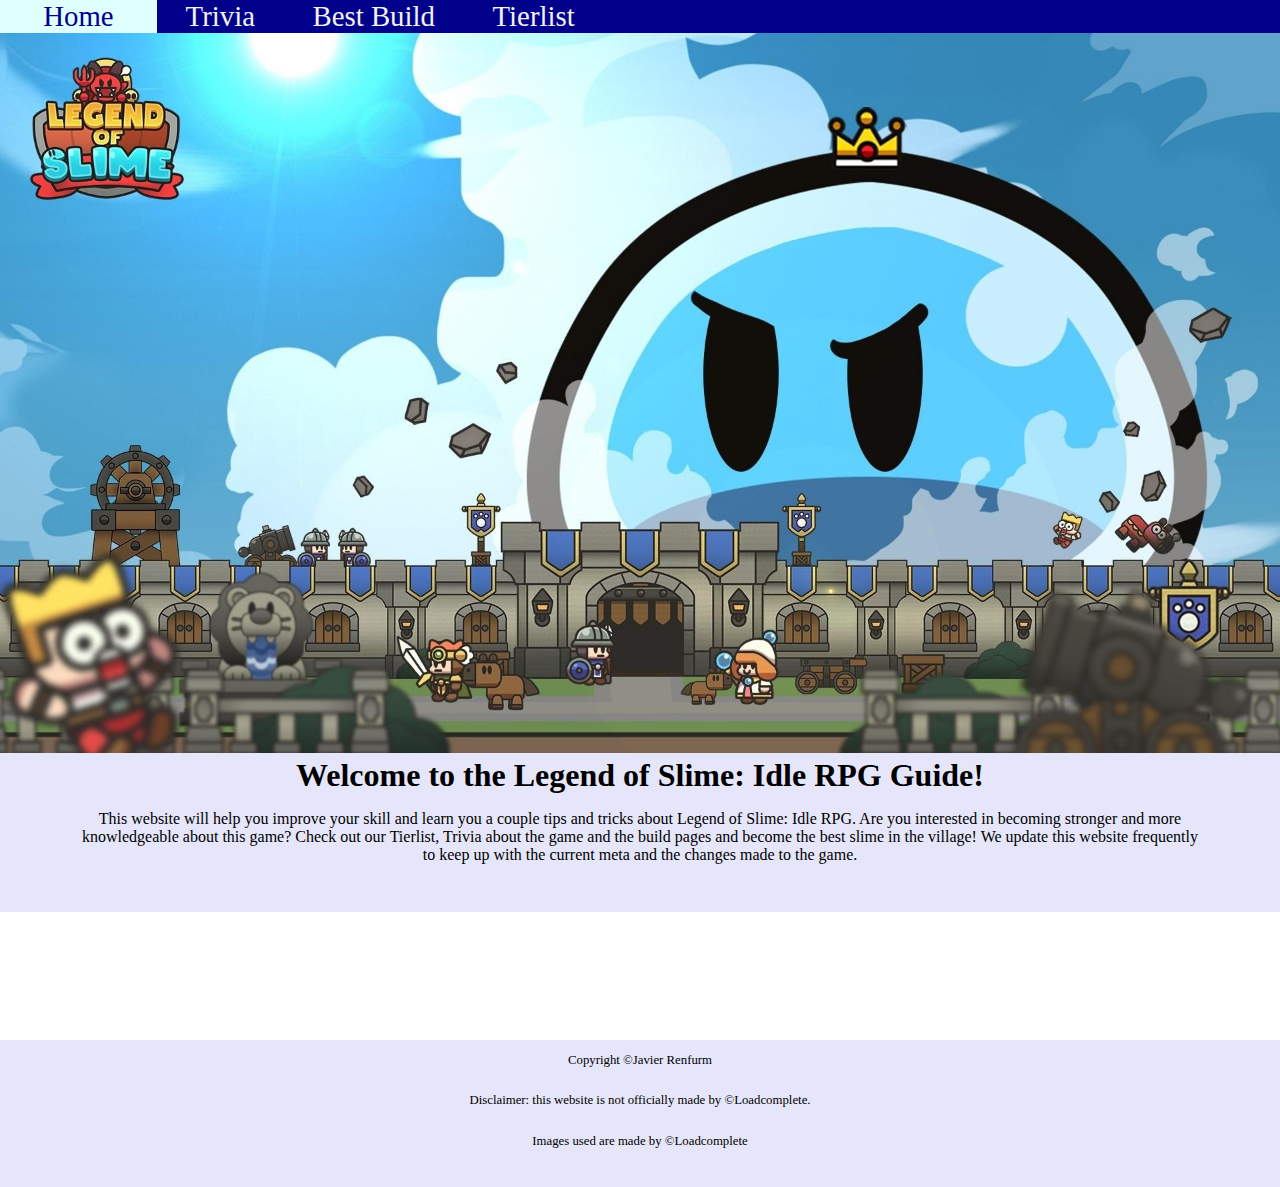
<file: index.html>
<!DOCTYPE html>
<html lang="en">
<head>
    <meta charset="UTF-8">
    <meta name="viewport" content="width=device-width, initial-scale=1.0">
    <link rel="stylesheet" href="style.css">
    <link rel="icon" type="image/png" href="img/icon.png">
    <title>Home - Javier</title>
</head>

<body>

    <!-- header -->
    <header> 
        <!-- navigatie -->
        <nav>
            <ul>
                <li><a href="index.html">Home</a></li>
                <li><a href="trivia.html">Trivia</a></li>
                <li><a href="build.html">Best Build</a></li>
                <li><a href="tierlist.html">Tierlist</a></li>
            </ul>
        </nav>    
        
    </header>
    
    <!-- main -->
    <main>
        <img src="img/bg1.png" alt=""> 
            <h1>Welcome to the Legend of Slime: Idle RPG Guide!</h1>
            <p>This website will help you improve your skill and learn you a couple tips and tricks about Legend of Slime: Idle RPG.
                Are you interested in becoming stronger and more knowledgeable about this game? 
                Check out our Tierlist, Trivia about the game and the build pages and become the best slime in the village!
                We update this website frequently to keep up with the current meta and the changes made to the game. 
            </p>
    </main>

    <!-- footer -->
    <footer>
        <p>Copyright ©Javier Renfurm</p>
        <p>Disclaimer: this website is not officially made by ©Loadcomplete.</p>
        <p>Images used are made by ©Loadcomplete</p>
    </footer>

</body>
</html>
</file>
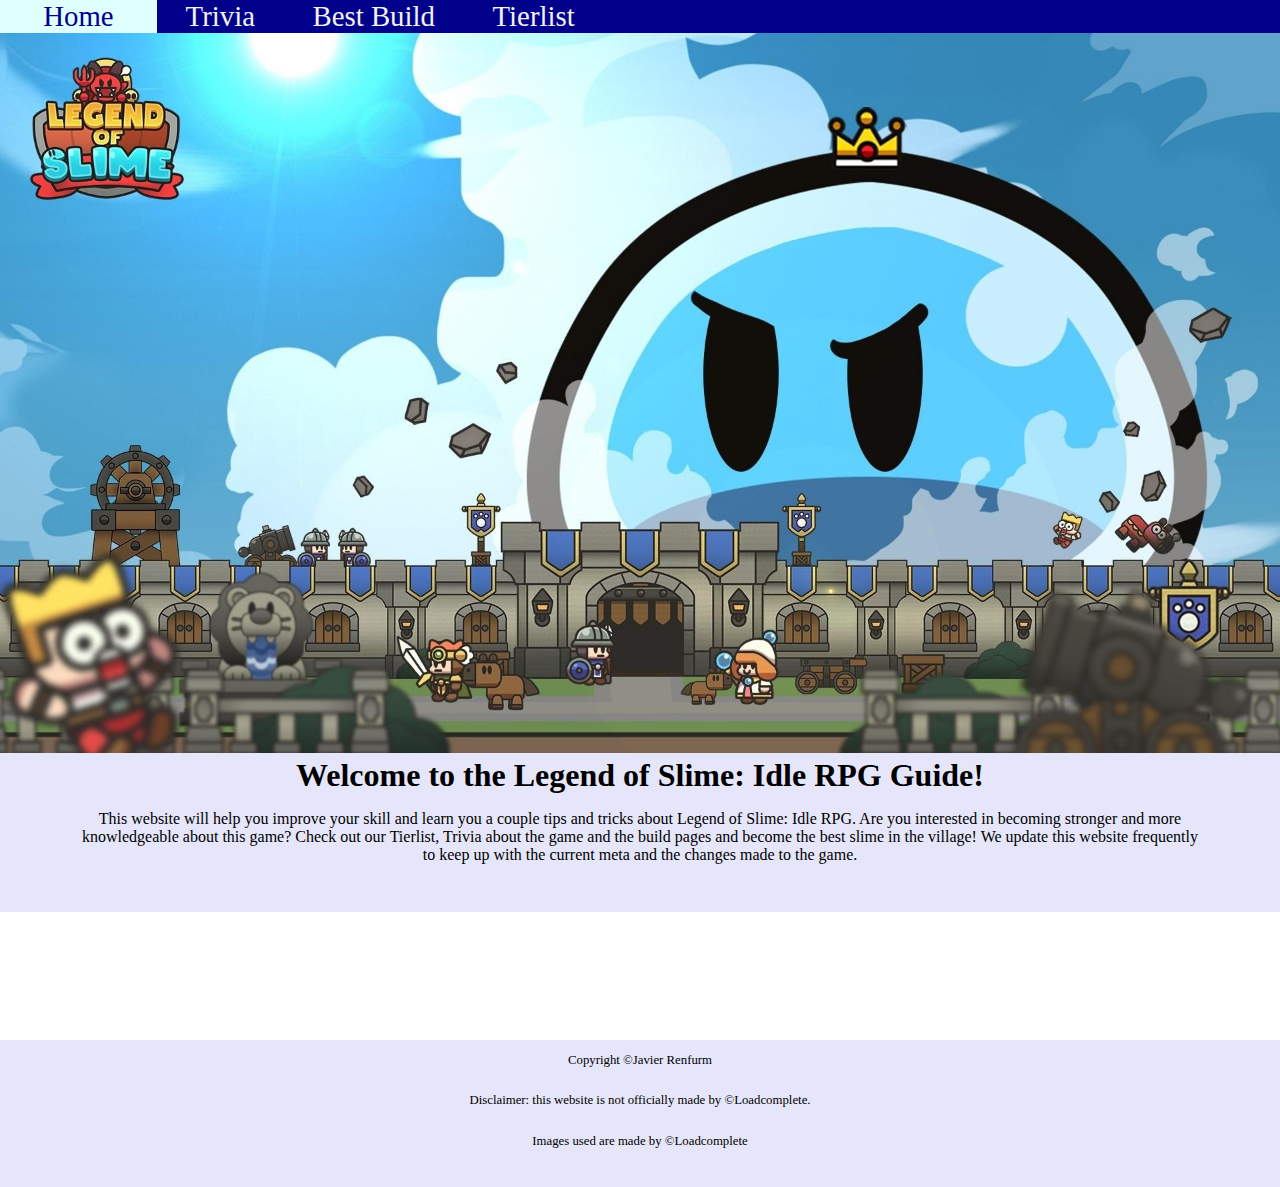
<file: eindopdracht-javier/index.html>
<!DOCTYPE html>
<html lang="en">
<head>
    <meta charset="UTF-8">
    <meta name="viewport" content="width=device-width, initial-scale=1.0">
    <link rel="stylesheet" href="style.css">
    <title>Home - Javier</title>
</head>

<body>

    <!-- header -->
    <header> 
        <!-- navigatie -->
        <nav>
            <ul>
                <li><a href="eindopdracht-javier/index.html">Home</a></li>
                <li><a href="eindopdracht-javier/trivia.html">Trivia</a></li>
                <li><a href="eindopdracht-javier/build.html">Best Build</a></li>
                <li><a href="eindopdracht-javier/tierlist.html">Tierlist</a></li>
            </ul>
        </nav>    
        
    </header>
    
    <!-- main -->
    <main>
        <img src="img/bg1.png" alt=""> 
            <h1>Welcome to the Legend of Slime: Idle RPG Guide!</h1>
            <p>This website will help you improve your skill and learn you a couple tips and tricks about Legend of Slime: Idle RPG.
                Are you interested in becoming stronger and more knowledgeable about this game? 
                Check out our Tierlist, Trivia about the game and the build pages and become the best slime in the village!
                We update this website frequently to keep up with the current meta and the changes made to the game. 
            </p>
    </main>

    <!-- footer -->
    <footer>
        <p>Copyright ©Javier Renfurm</p>
        <p>Disclaimer: this website is not officially made by ©Loadcomplete.</p>
        <p>Images used are made by ©Loadcomplete</p>
    </footer>

</body>
</html>
</file>
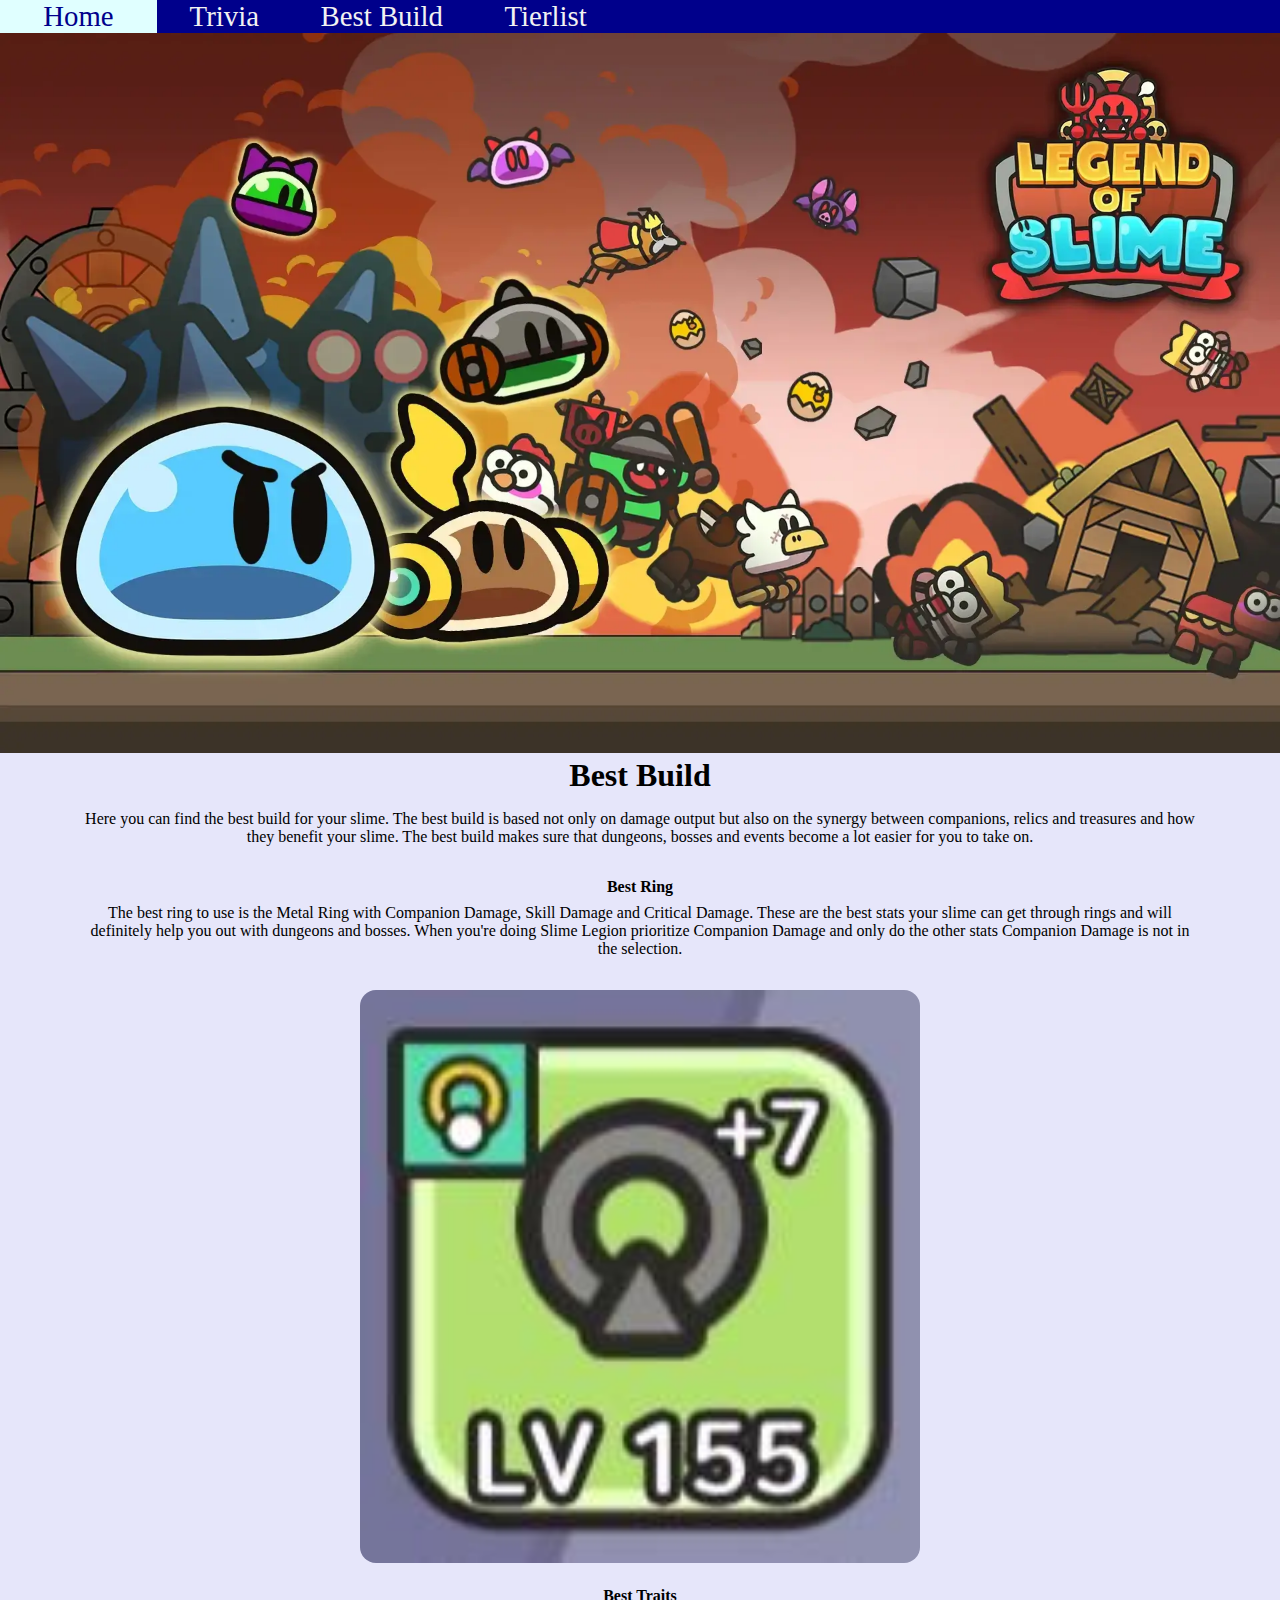
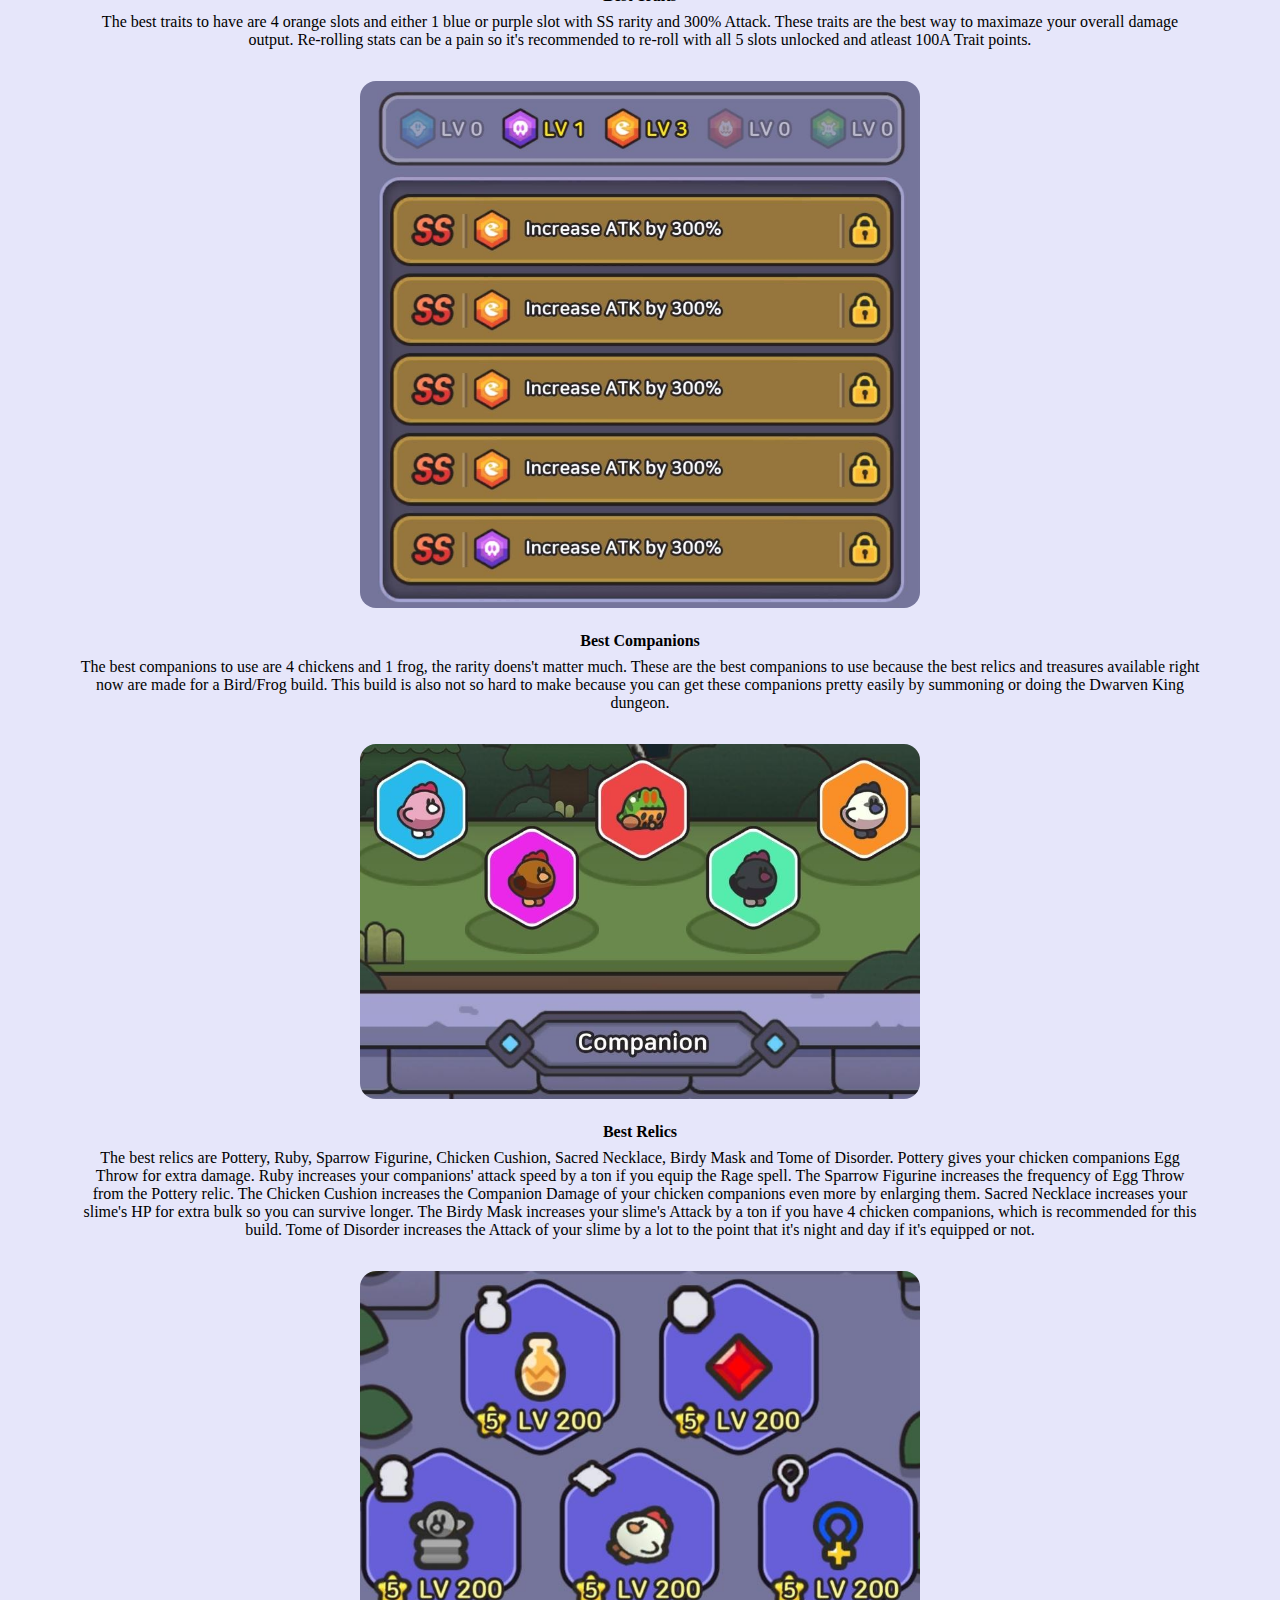
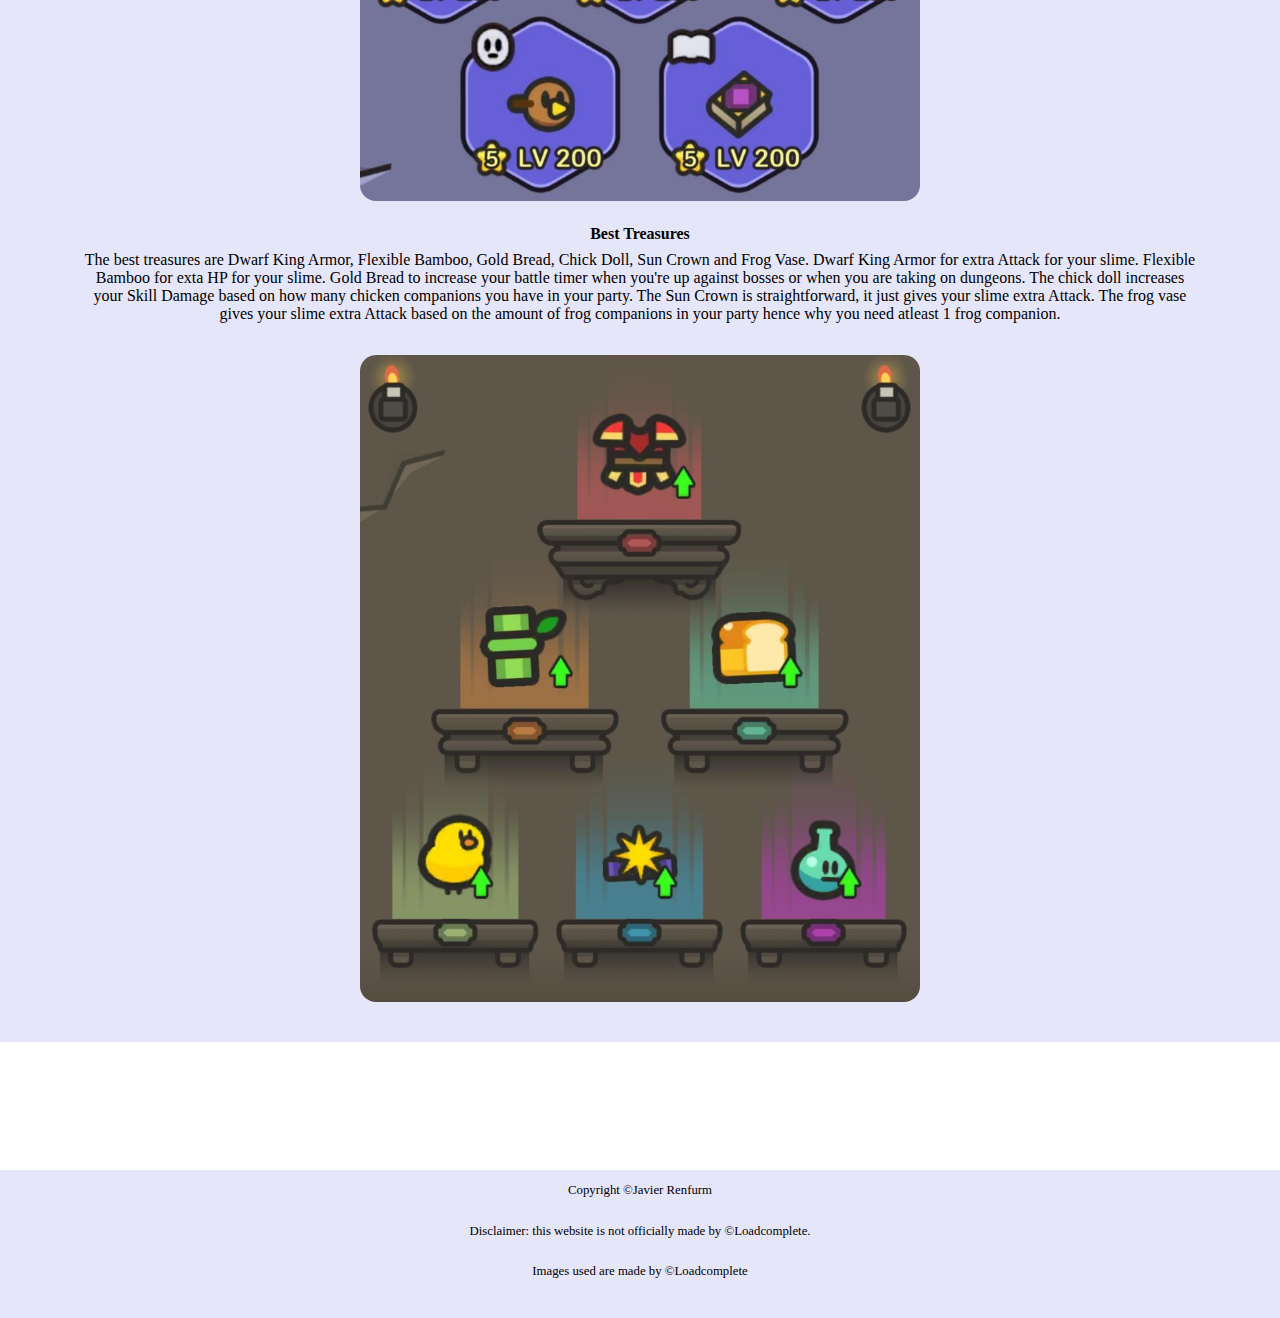
<file: build.html>
<!DOCTYPE html>
<html lang="en">
<head>
    <meta charset="UTF-8">
    <meta name="viewport" content="width=device-width, initial-scale=1.0">
    <link rel="stylesheet" href="style.css">
    <link rel="icon" type="image/png" href="img/icon.png">
    <title>Builds</title>
</head>

<body>

    <!-- header -->
    <header>
        
        <!-- navigatie -->
        <nav>
            <ul>
                <li>
                    <a href="index.html">Home</a>
                    <a href="trivia.html">Trivia</a>
                    <a href="build.html">Best Build</a>
                    <a href="tierlist.html">Tierlist</a>
                </li>
            </ul>
        </nav>
    </header>
    
    <!-- main -->
    <main>
        <img src="img/bg2.png" alt="">
            <h1>Best Build</h1>
            <p>Here you can find the best build for your slime.
                The best build is based not only on damage output but also on the synergy between companions, relics and treasures and how they benefit your slime.
                The best build makes sure that dungeons, bosses and events become a lot easier for you to take on.
            </p>

        <section>
            <h2>Best Ring</h2>
            <p>The best ring to use is the Metal Ring with Companion Damage, Skill Damage and Critical Damage.
                These are the best stats your slime can get through rings and will definitely help you out with dungeons and bosses.
                When you're doing Slime Legion prioritize Companion Damage and only do the other stats Companion Damage is not in the selection.
            </p>
            <img src="img/ring.png" alt="">
        </section>

        <section>
            <h2>Best Traits</h2>
            <p>The best traits to have are 4 orange slots and either 1 blue or purple slot with SS rarity and 300% Attack.
                These traits are the best way to maximaze your overall damage output.
                Re-rolling stats can be a pain so it's recommended to re-roll with all 5 slots unlocked and atleast 100A Trait points.
            </p>
            <img src="img/trait.png" alt="">
        </section>

        <section>
            <h2>Best Companions</h2>
            <p>The best companions to use are 4 chickens and 1 frog, the rarity doens't matter much.
                These are the best companions to use because the best relics and treasures available right now are made for a Bird/Frog build.
                This build is also not so hard to make because you can get these companions pretty easily by summoning or doing the Dwarven King dungeon.
            </p>
            <img src="img/companion.png" alt="">
        </section>
        
        <section>
            <h2>Best Relics</h2>
            <p>The best relics are Pottery, Ruby, Sparrow Figurine, Chicken Cushion, Sacred Necklace, Birdy Mask and Tome of Disorder.
                Pottery gives your chicken companions Egg Throw for extra damage.
                Ruby increases your companions' attack speed by a ton if you equip the Rage spell.
                The Sparrow Figurine increases the frequency of Egg Throw from the Pottery relic.
                The Chicken Cushion increases the Companion Damage of your chicken companions even more by enlarging them.
                Sacred Necklace increases your slime's HP for extra bulk so you can survive longer.
                The Birdy Mask increases your slime's Attack by a ton if you have 4 chicken companions, which is recommended for this build.
                Tome of Disorder increases the Attack of your slime by a lot to the point that it's night and day if it's equipped or not.
            </p>
            <img src="img/relic.png" alt="">
        </section>

        <section>
            <h2>Best Treasures</h2>
            <p>The best treasures are Dwarf King Armor, Flexible Bamboo, Gold Bread, Chick Doll, Sun Crown and Frog Vase.
                    Dwarf King Armor for extra Attack for your slime. Flexible Bamboo for exta HP for your slime.
                    Gold Bread to increase your battle timer when you're up against bosses or when you are taking on dungeons.
                    The chick doll increases your Skill Damage based on how many chicken companions you have in your party.
                    The Sun Crown is straightforward, it just gives your slime extra Attack.
                    The frog vase gives your slime extra Attack based on the amount of frog companions in your party hence why you need atleast 1 frog companion.
            </p>
            <img src="img/treasure.png" alt="">
        </section>
    </main>

    <!-- footer -->
    <footer>
        <p>Copyright ©Javier Renfurm</p>
        <p>Disclaimer: this website is not officially made by ©Loadcomplete.</p>
        <p>Images used are made by ©Loadcomplete</p>
    </footer>

</body>
</html>
</file>
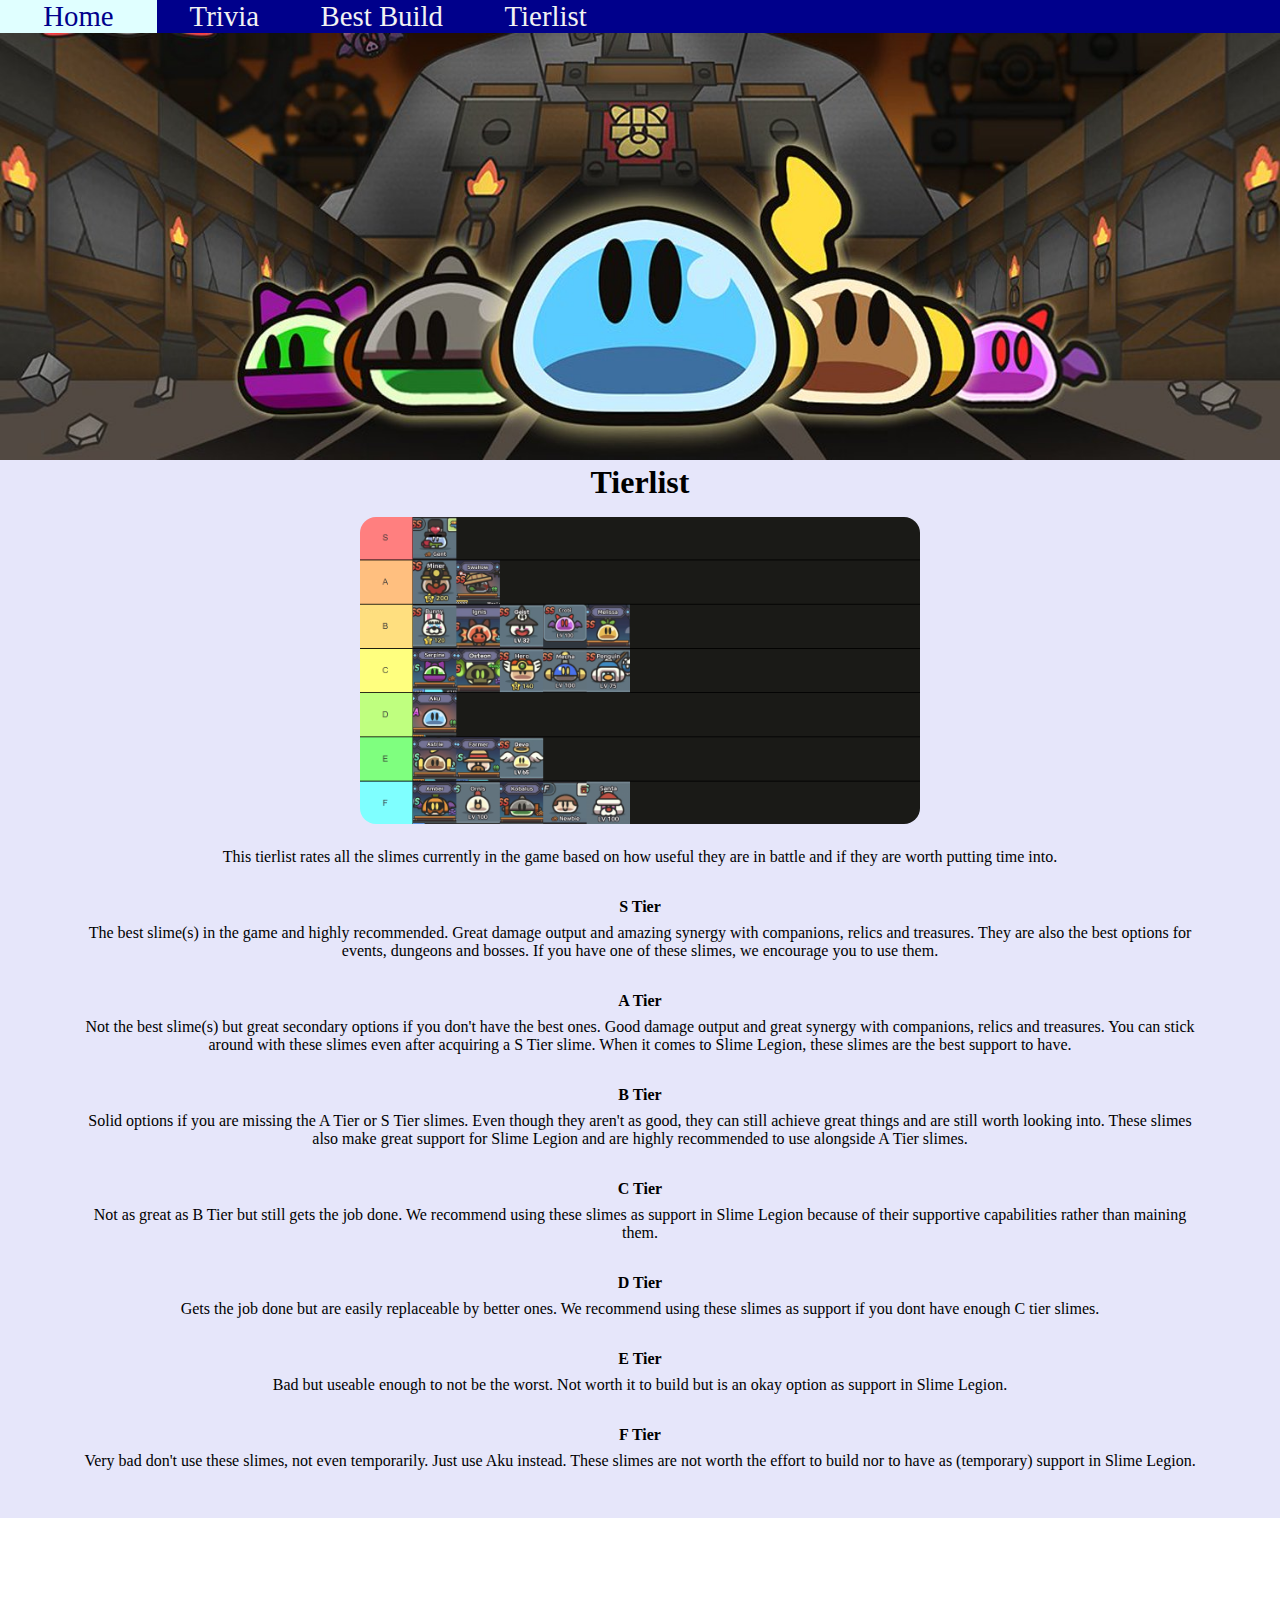
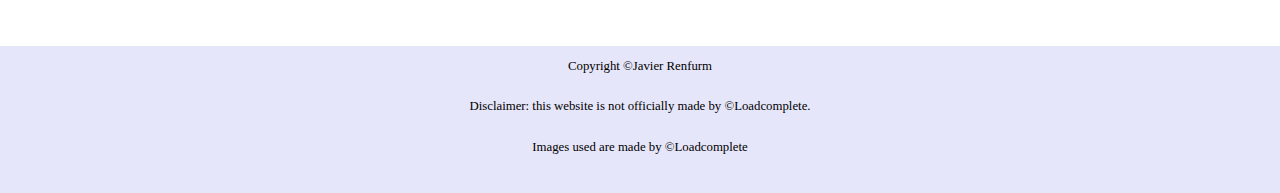
<file: tierlist.html>
<!DOCTYPE html>
<html lang="en">
<head>
    <meta charset="UTF-8">
    <meta name="viewport" content="width=device-width, initial-scale=1.0">
    <link rel="stylesheet" href="style.css">
    <link rel="icon" type="image/png" href="img/icon.png">
    <title>Tierlist</title>
</head>

<body>

    <!-- header -->
    <header>

        <!-- navigatie -->
        <nav>
            <ul>
                <li>
                    <a href="index.html">Home</a>
                    <a href="trivia.html">Trivia</a>
                    <a href="build.html">Best Build</a>
                    <a href="tierlist.html">Tierlist</a>
                </li>
            </ul>
        </nav>
    </header>
    
    <!-- main -->
    <main>
        <img src="img/bg4.jpeg" alt="">
            <h1>Tierlist</h1>
                <section>
                    <img src="img/tierlist.png" alt="">
                    <p>This tierlist rates all the slimes currently in the game based on how useful they are in battle and if they are worth putting time into.</p>

                    <h2>S Tier</h2>
                    <p>The best slime(s) in the game and highly recommended. Great damage output and amazing synergy with companions, relics and treasures. They are also the best options for events, dungeons and bosses. If you have one of these slimes, we encourage you to use them.</p>

                    <h2>A Tier</h2>
                    <p>Not the best slime(s) but great secondary options if you don't have the best ones. Good damage output and great synergy with companions, relics and treasures. You can stick around with these slimes even after acquiring a S Tier slime. When it comes to Slime Legion, these slimes are the best support to have.</p>

                    <h2>B Tier</h2>
                    <p>Solid options if you are missing the A Tier or S Tier slimes. Even though they aren't as good, they can still achieve great things and are still worth looking into. These slimes also make great support for Slime Legion and are highly recommended to use alongside A Tier slimes.</p>

                    <h2>C Tier</h2>
                    <p>Not as great as B Tier but still gets the job done. We recommend using these slimes as support in Slime Legion because of their supportive capabilities rather than maining them.</p>

                    <h2>D Tier</h2>
                    <p>Gets the job done but are easily replaceable by better ones. We recommend using these slimes as support if you dont have enough C tier slimes.</p>

                    <h2>E Tier</h2>
                    <p>Bad but useable enough to not be the worst. Not worth it to build but is an okay option as support in Slime Legion.</p>

                    <h2>F Tier</h2>
                    <p>Very bad don't use these slimes, not even temporarily. Just use Aku instead. These slimes are not worth the effort to build nor to have as (temporary) support in Slime Legion.</p>
                </section>
    </main>

    <!-- footer -->
    <footer>
        <p>Copyright ©Javier Renfurm</p>
        <p>Disclaimer: this website is not officially made by ©Loadcomplete.</p>
        <p>Images used are made by ©Loadcomplete</p>
    </footer>

</body>
</html>
</file>
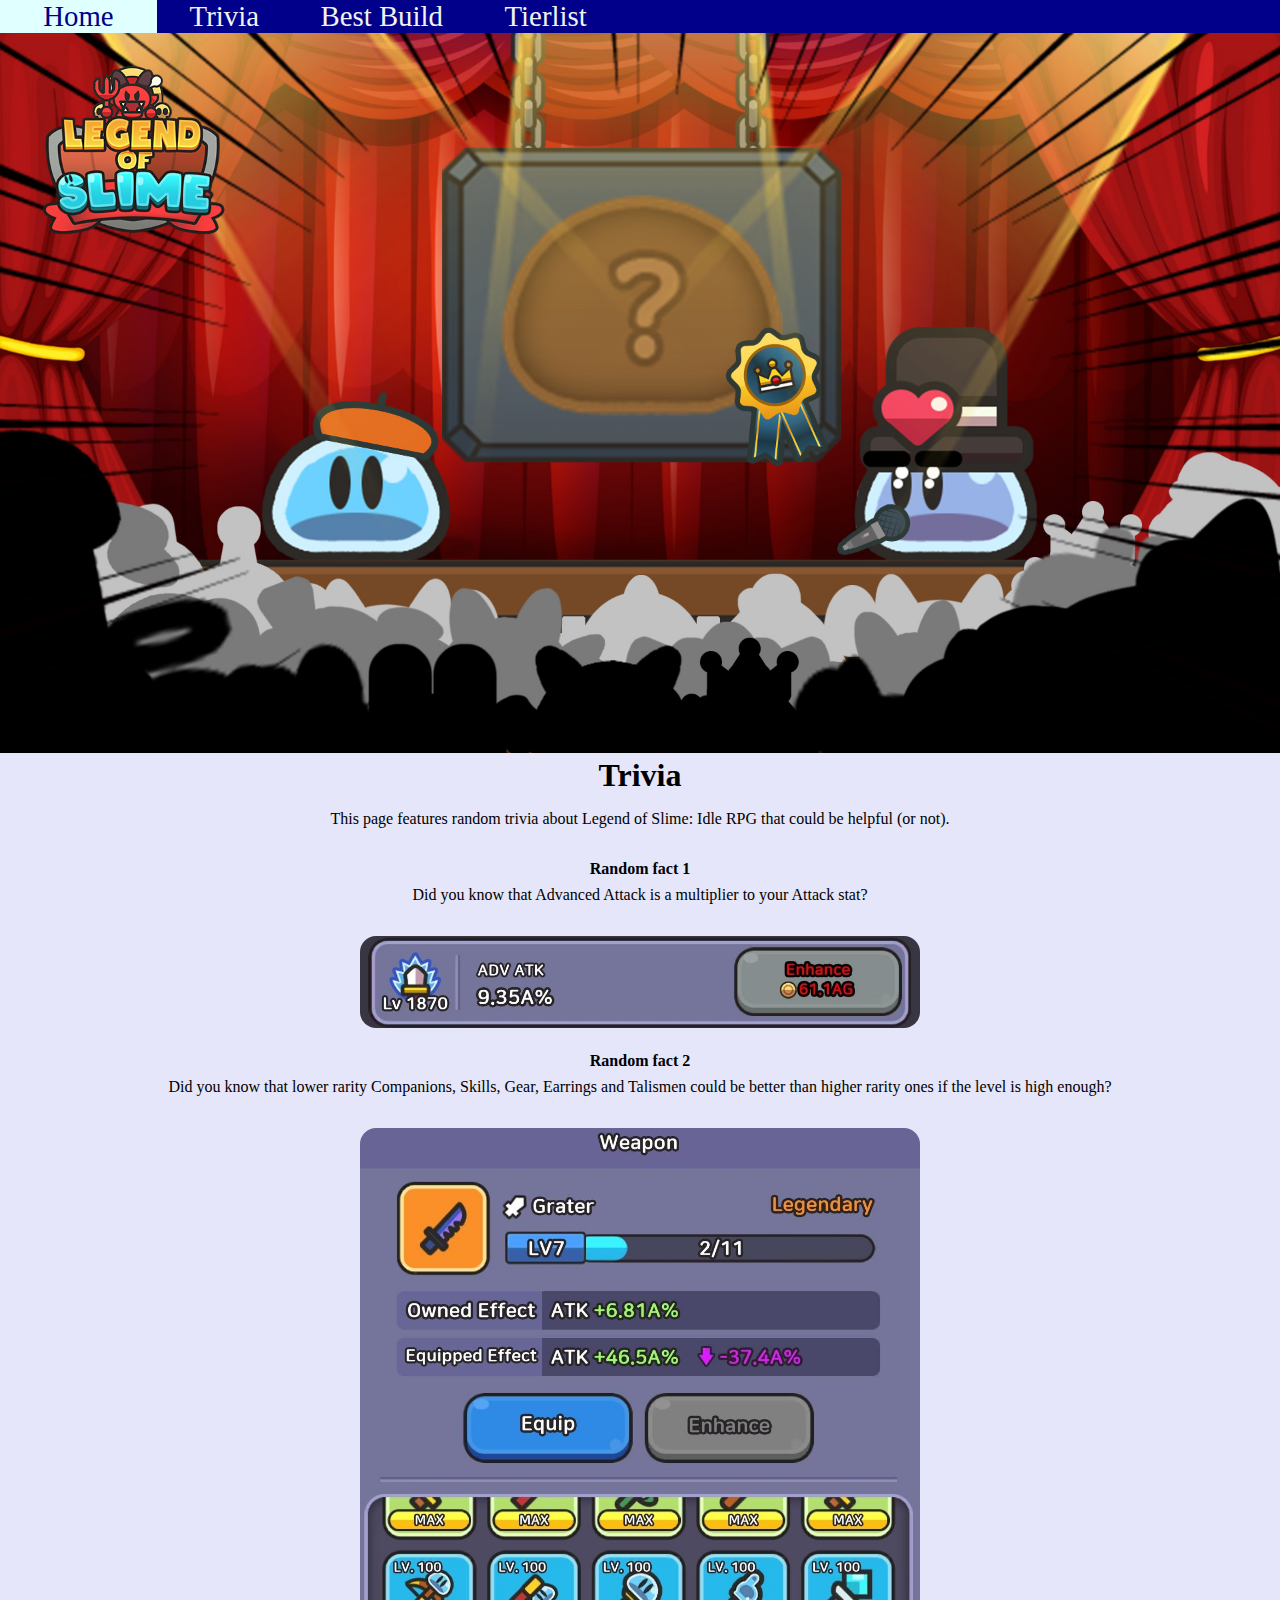
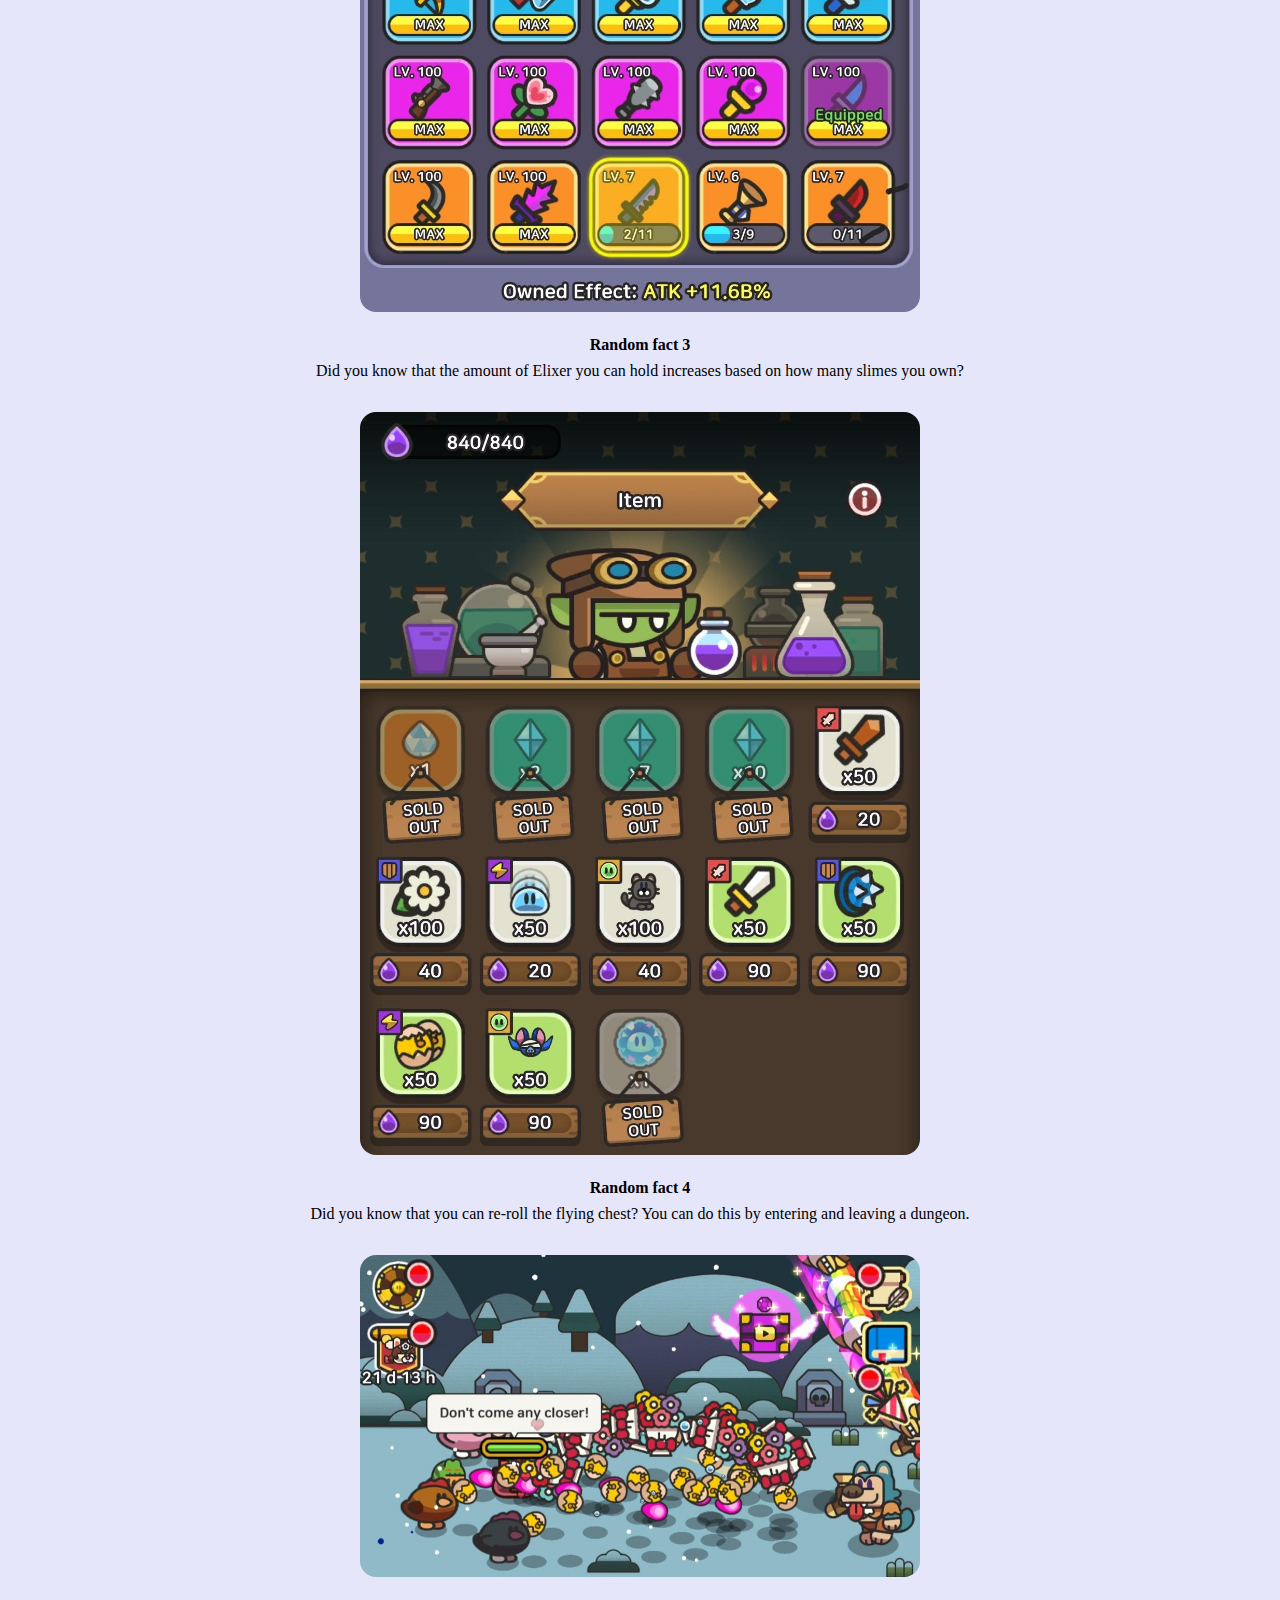
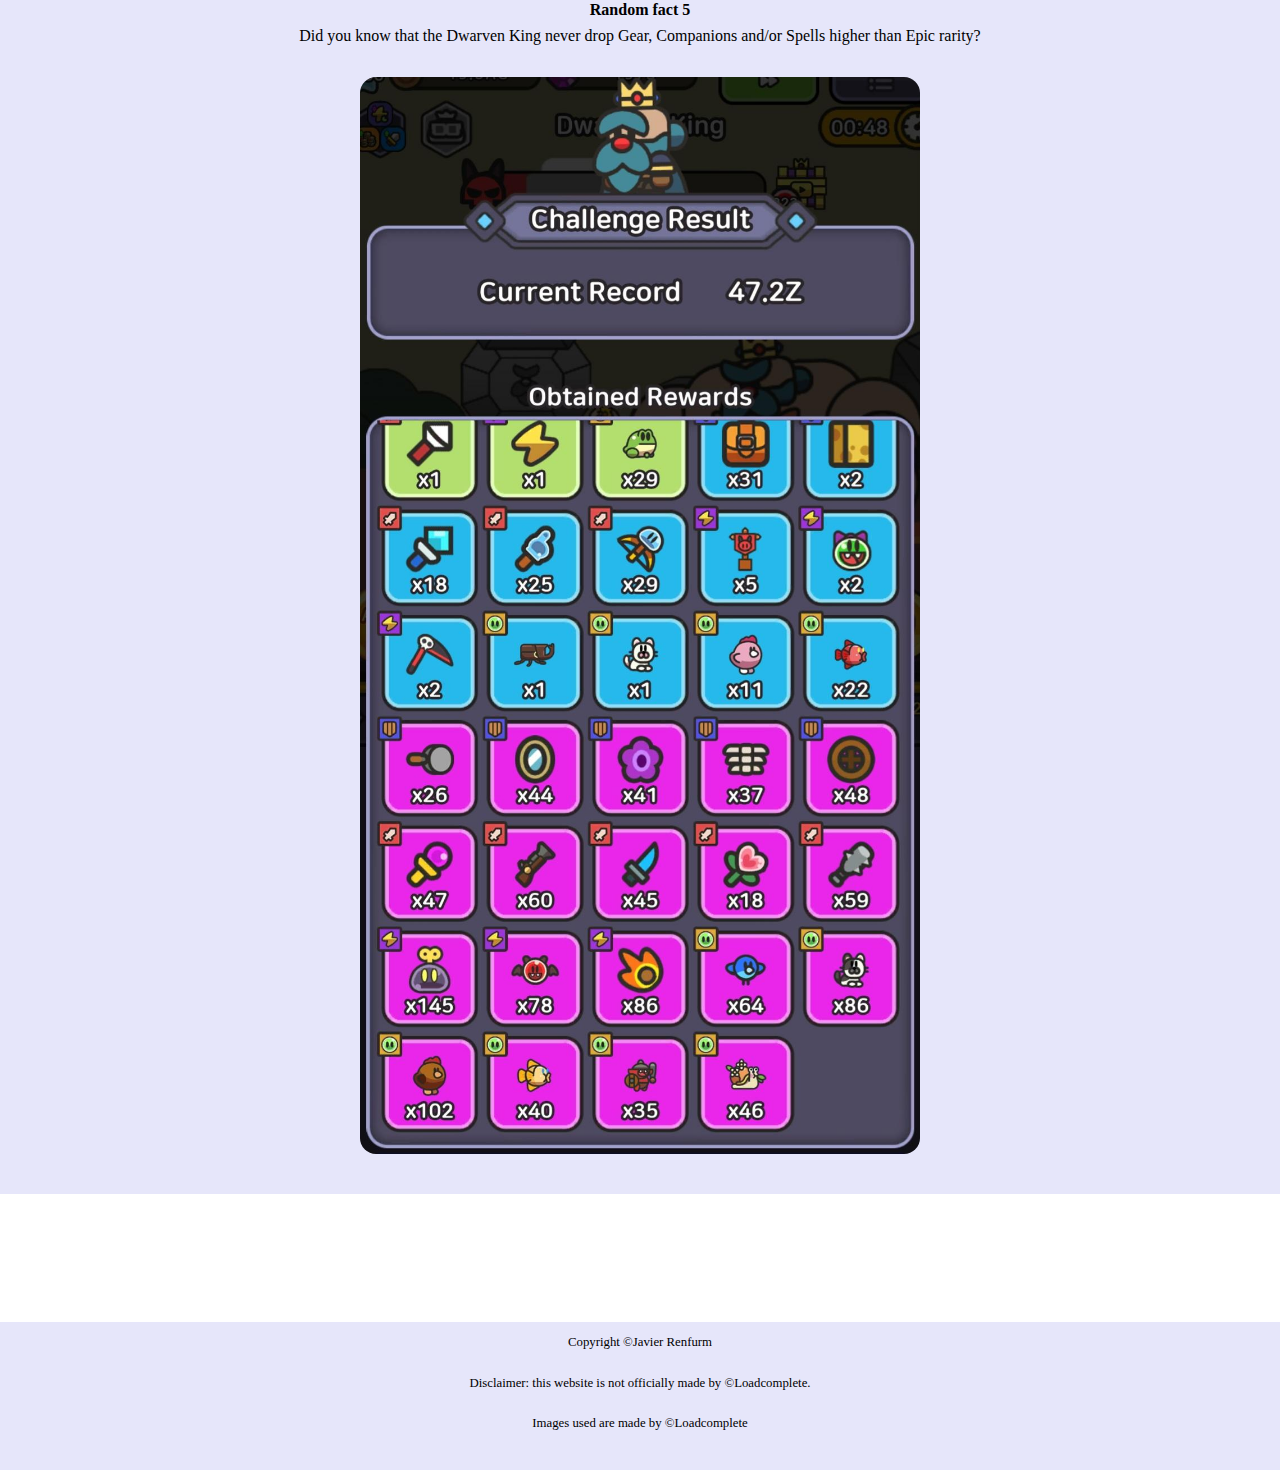
<file: trivia.html>
<!DOCTYPE html>
<html lang="en">
<head>
    <meta charset="UTF-8">
    <meta name="viewport" content="width=device-width, initial-scale=1.0">
    <link rel="stylesheet" href="style.css">
    <link rel="icon" type="image/png" href="img/icon.png">
    <title>Trivia</title>
</head>

<body>

    <!-- header -->
    <header>

        <!-- navigatie -->
        <nav>
            <ul>
                <li>
                    <a href="index.html">Home</a>
                    <a href="trivia.html">Trivia</a>
                    <a href="build.html">Best Build</a>
                    <a href="tierlist.html">Tierlist</a>
                </li>
            </ul>
        </nav>
    </header>
    
    <!-- main -->
    <main>
        <img src="img/bg3.jpg" alt="">
        <h1>Trivia</h1>
        <p>This page features random trivia about Legend of Slime: Idle RPG that could be helpful (or not).</p>

        <section>
            <h2>Random fact 1</h2>
            <p>Did you know that Advanced Attack is a multiplier to your Attack stat?</p>
            <img src="img/adv.atk.png" alt="">
        </section>

        <section>
            <h2>Random fact 2</h2>
            <p>Did you know that lower rarity Companions, Skills, Gear, Earrings and Talismen could be better than higher rarity ones if the level is high enough?</p>
            <img src="img/gear.png" alt="">
        </section>

        <section>
            <h2>Random fact 3</h2>
            <p>Did you know that the amount of Elixer you can hold increases based on how many slimes you own?</p>
            <img src="img/elixer.png" alt="">
         </section>

        <section>
            <h2>Random fact 4</h2>
            <p>Did you know that you can re-roll the flying chest? You can do this by entering and leaving a dungeon.</p>
            <img src="img/floating.chest.png" alt="">
        </section>

        <section>
            <h2>Random fact 5</h2>
            <p>Did you know that the Dwarven King never drop Gear, Companions and/or Spells higher than Epic rarity?</p>
            <img src="img/dwarven.king.png" alt="">
        </section>
    </main>

    <!-- footer -->
    <footer>
        <p>Copyright ©Javier Renfurm</p>
        <p>Disclaimer: this website is not officially made by ©Loadcomplete.</p>
        <p>Images used are made by ©Loadcomplete</p>
    </footer>

</body>
</html>
</file>
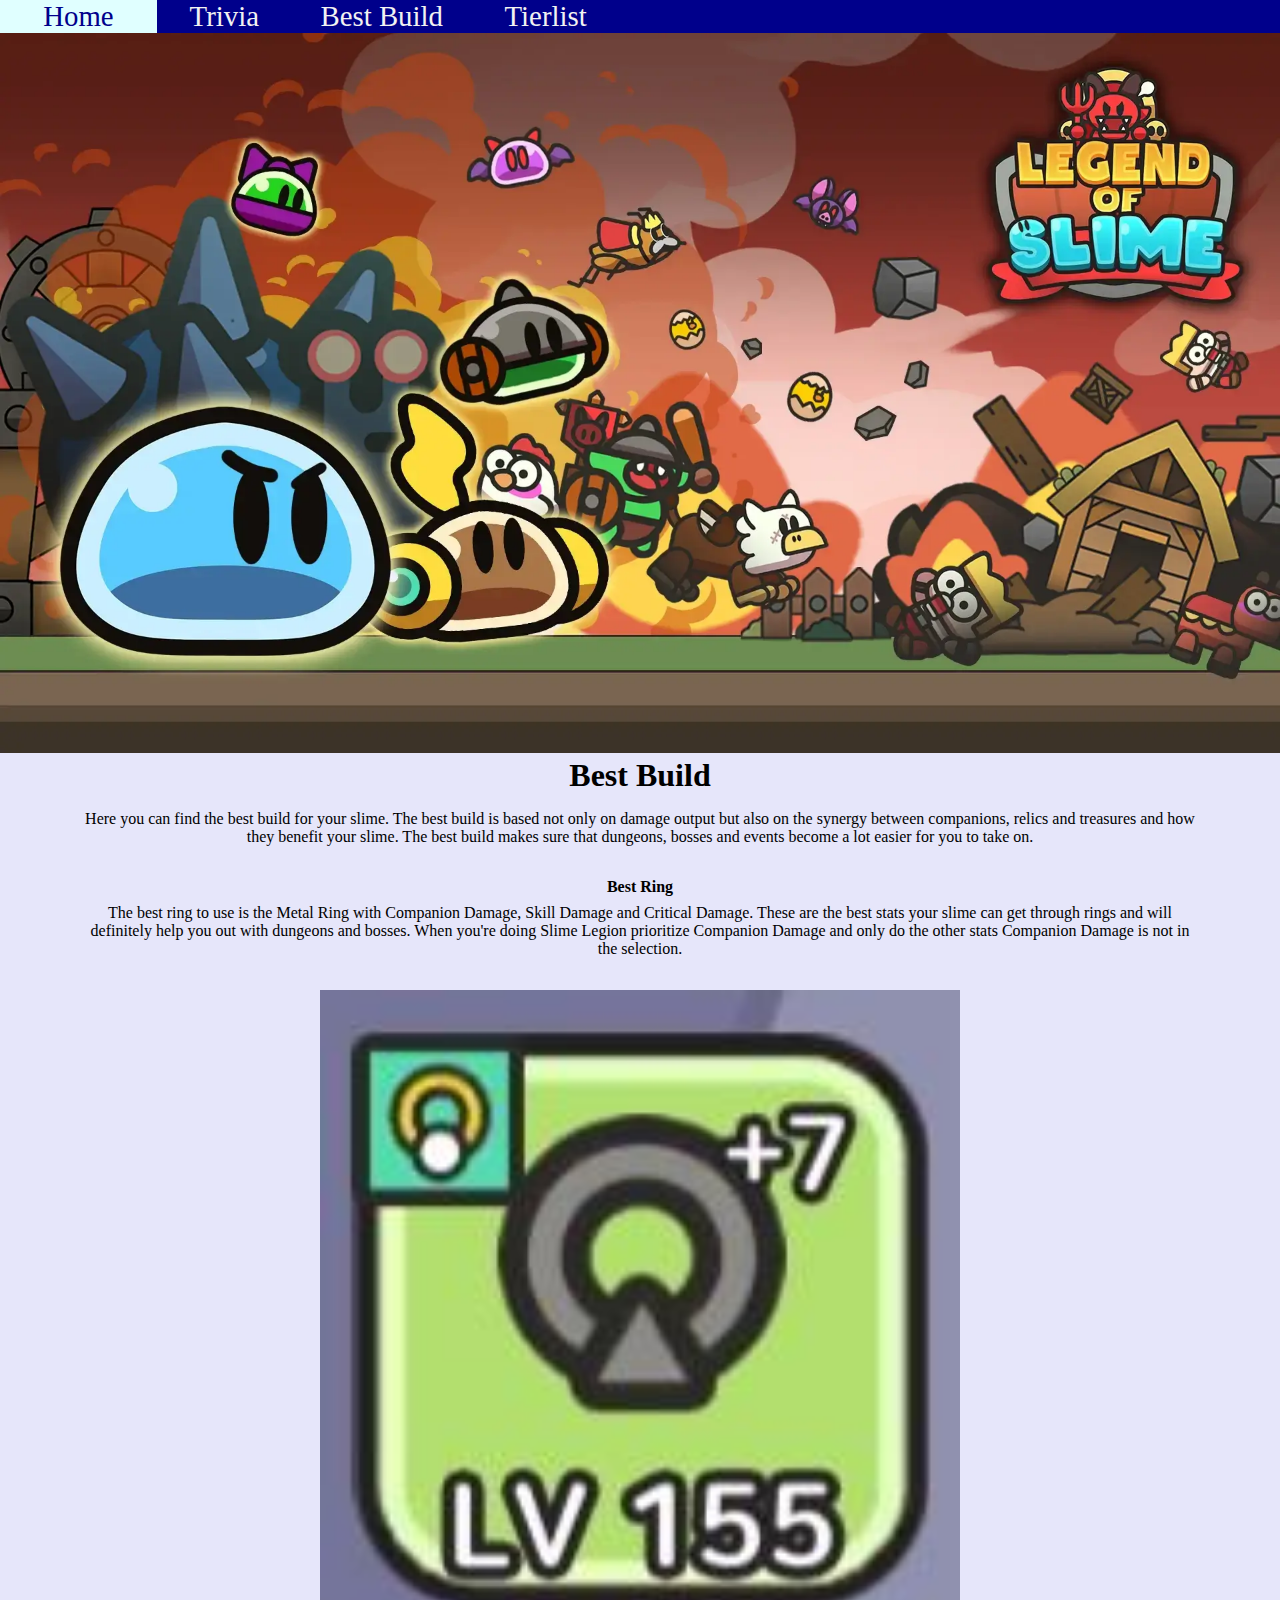
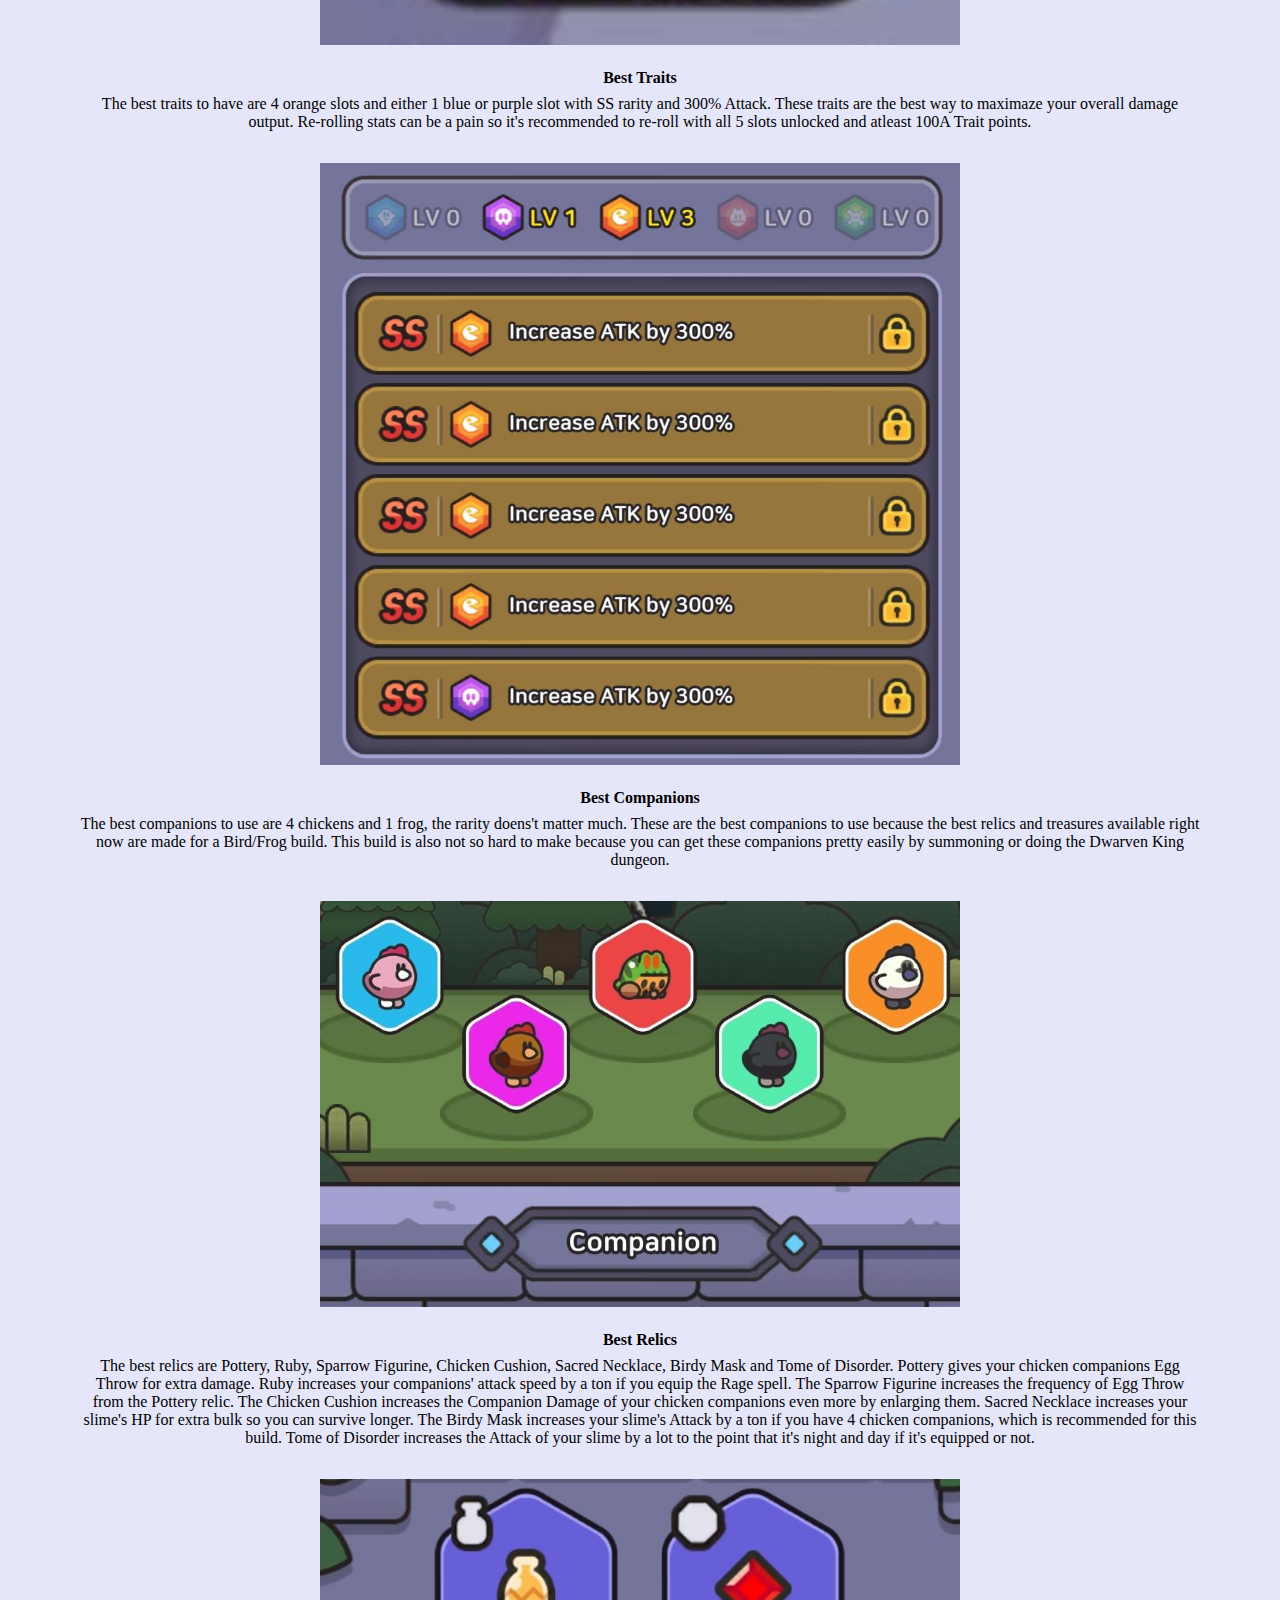
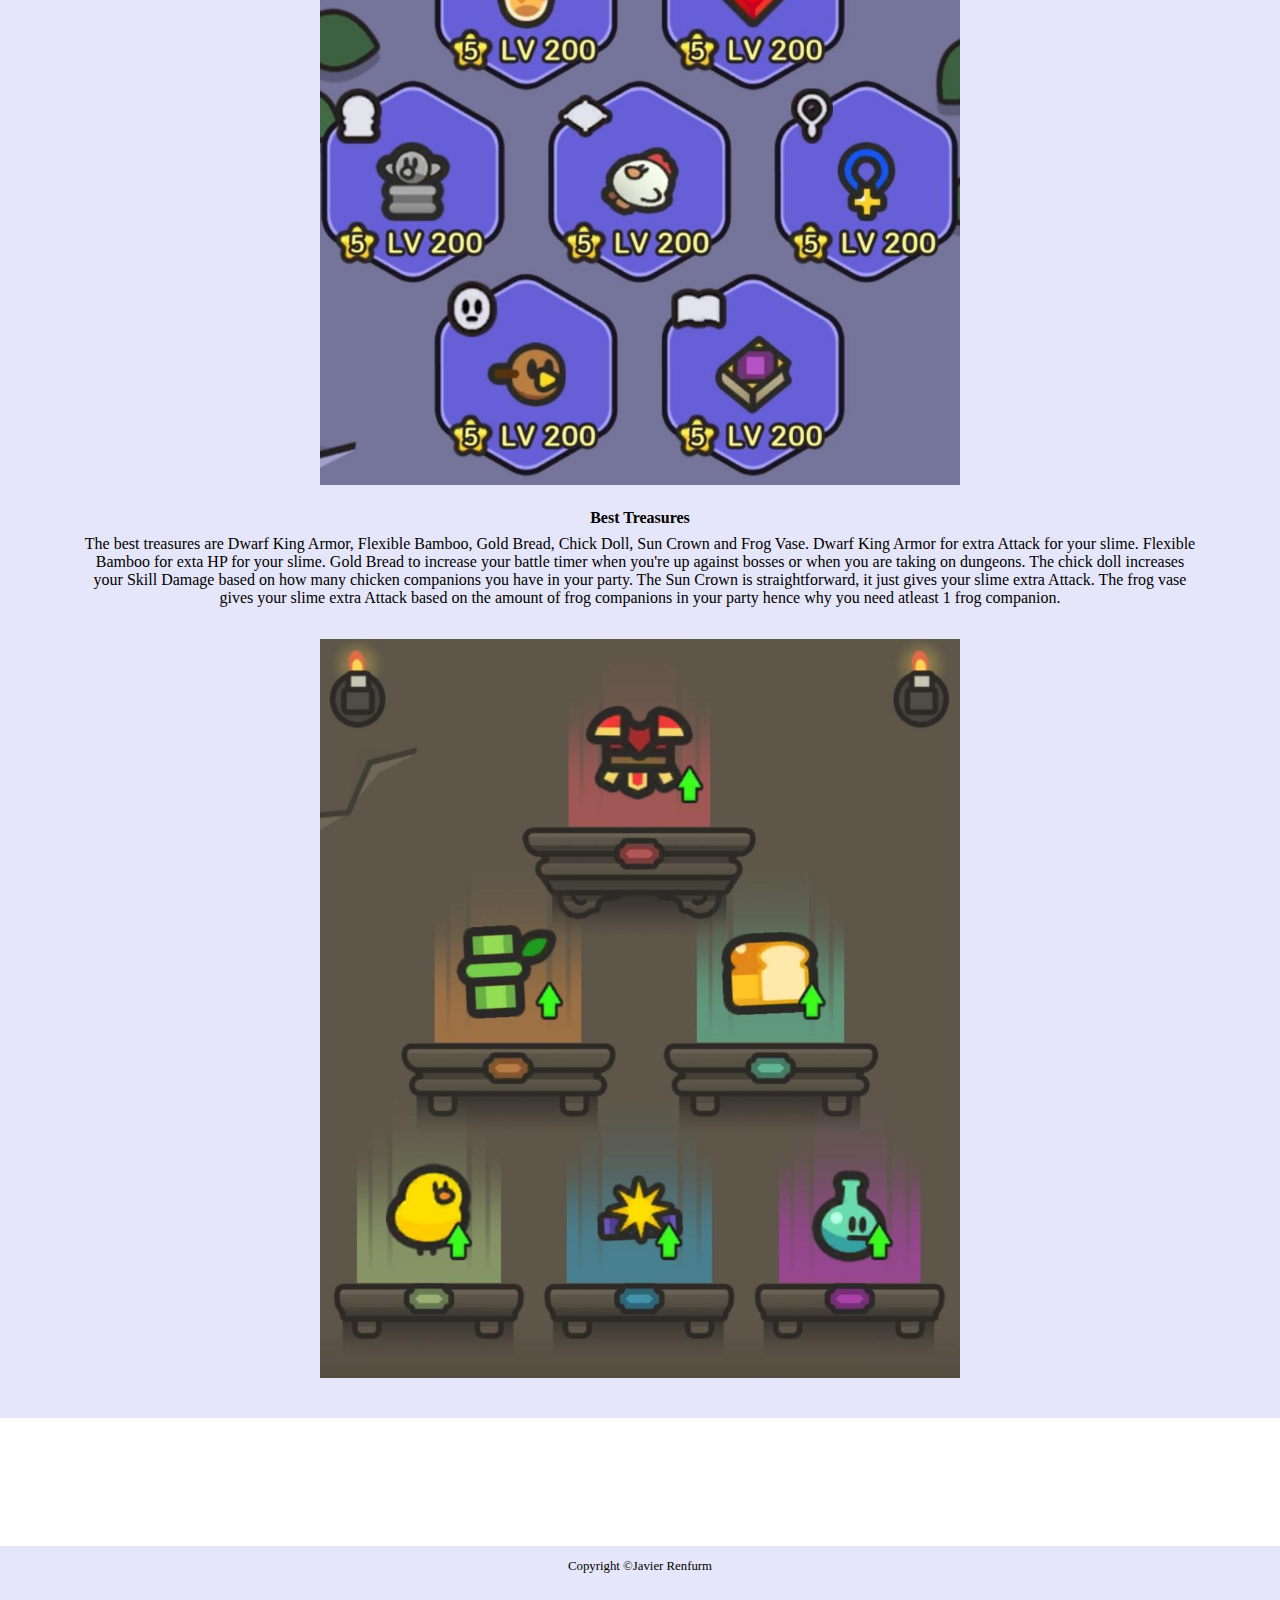
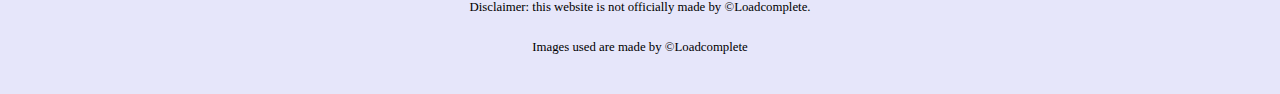
<file: eindopdracht-javier/build.html>
<!DOCTYPE html>
<html lang="en">
<head>
    <meta charset="UTF-8">
    <meta name="viewport" content="width=device-width, initial-scale=1.0">
    <link rel="stylesheet" href="style.css">
    <title>Builds</title>
</head>

<body>

    <!-- header -->
    <header>
        
        <!-- navigatie -->
        <nav>
            <ul>
                <li>
                    <a href="index.html">Home</a>
                    <a href="trivia.html">Trivia</a>
                    <a href="build.html">Best Build</a>
                    <a href="tierlist.html">Tierlist</a>
                </li>
            </ul>
        </nav>
    </header>
    
    <!-- main -->
    <main>
        <img src="img/bg2.png" alt="">
            <h1>Best Build</h1>
            <p>Here you can find the best build for your slime.
                The best build is based not only on damage output but also on the synergy between companions, relics and treasures and how they benefit your slime.
                The best build makes sure that dungeons, bosses and events become a lot easier for you to take on.
            </p>

        <section>
            <h2>Best Ring</h2>
            <p>The best ring to use is the Metal Ring with Companion Damage, Skill Damage and Critical Damage.
                These are the best stats your slime can get through rings and will definitely help you out with dungeons and bosses.
                When you're doing Slime Legion prioritize Companion Damage and only do the other stats Companion Damage is not in the selection.
            </p>
            <img src="img/ring.png" alt="">
        </section>

        <section>
            <h2>Best Traits</h2>
            <p>The best traits to have are 4 orange slots and either 1 blue or purple slot with SS rarity and 300% Attack.
                These traits are the best way to maximaze your overall damage output.
                Re-rolling stats can be a pain so it's recommended to re-roll with all 5 slots unlocked and atleast 100A Trait points.
            </p>
            <img src="img/trait.png" alt="">
        </section>

        <section>
            <h2>Best Companions</h2>
            <p>The best companions to use are 4 chickens and 1 frog, the rarity doens't matter much.
                These are the best companions to use because the best relics and treasures available right now are made for a Bird/Frog build.
                This build is also not so hard to make because you can get these companions pretty easily by summoning or doing the Dwarven King dungeon.
            </p>
            <img src="img/companion.png" alt="">
        </section>
        
        <section>
            <h2>Best Relics</h2>
            <p>The best relics are Pottery, Ruby, Sparrow Figurine, Chicken Cushion, Sacred Necklace, Birdy Mask and Tome of Disorder.
                Pottery gives your chicken companions Egg Throw for extra damage.
                Ruby increases your companions' attack speed by a ton if you equip the Rage spell.
                The Sparrow Figurine increases the frequency of Egg Throw from the Pottery relic.
                The Chicken Cushion increases the Companion Damage of your chicken companions even more by enlarging them.
                Sacred Necklace increases your slime's HP for extra bulk so you can survive longer.
                The Birdy Mask increases your slime's Attack by a ton if you have 4 chicken companions, which is recommended for this build.
                Tome of Disorder increases the Attack of your slime by a lot to the point that it's night and day if it's equipped or not.
            </p>
            <img src="img/relic.png" alt="">
        </section>

        <section>
            <h2>Best Treasures</h2>
            <p>The best treasures are Dwarf King Armor, Flexible Bamboo, Gold Bread, Chick Doll, Sun Crown and Frog Vase.
                    Dwarf King Armor for extra Attack for your slime. Flexible Bamboo for exta HP for your slime.
                    Gold Bread to increase your battle timer when you're up against bosses or when you are taking on dungeons.
                    The chick doll increases your Skill Damage based on how many chicken companions you have in your party.
                    The Sun Crown is straightforward, it just gives your slime extra Attack.
                    The frog vase gives your slime extra Attack based on the amount of frog companions in your party hence why you need atleast 1 frog companion.
            </p>
            <img src="img/treasure.png" alt="">
        </section>
    </main>

    <!-- footer -->
    <footer>
        <p>Copyright ©Javier Renfurm</p>
        <p>Disclaimer: this website is not officially made by ©Loadcomplete.</p>
        <p>Images used are made by ©Loadcomplete</p>
    </footer>

</body>
</html>
</file>
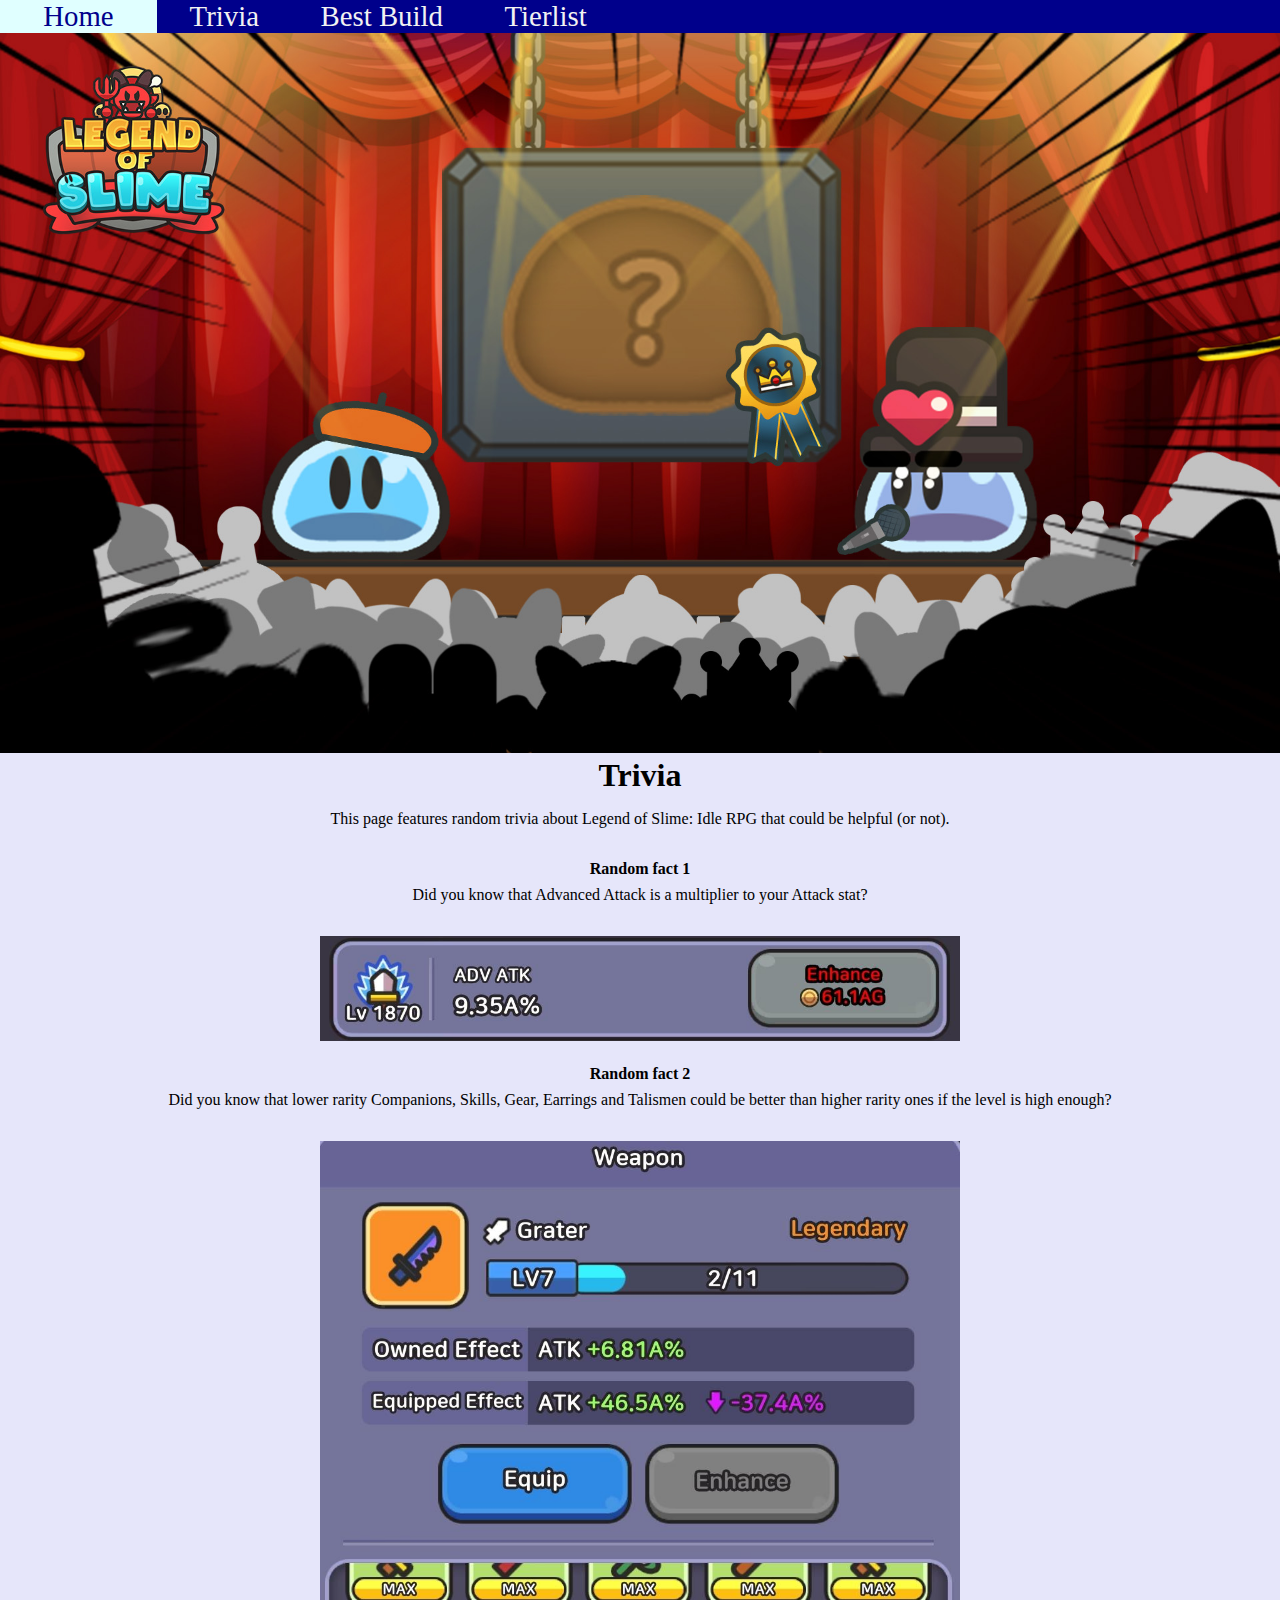
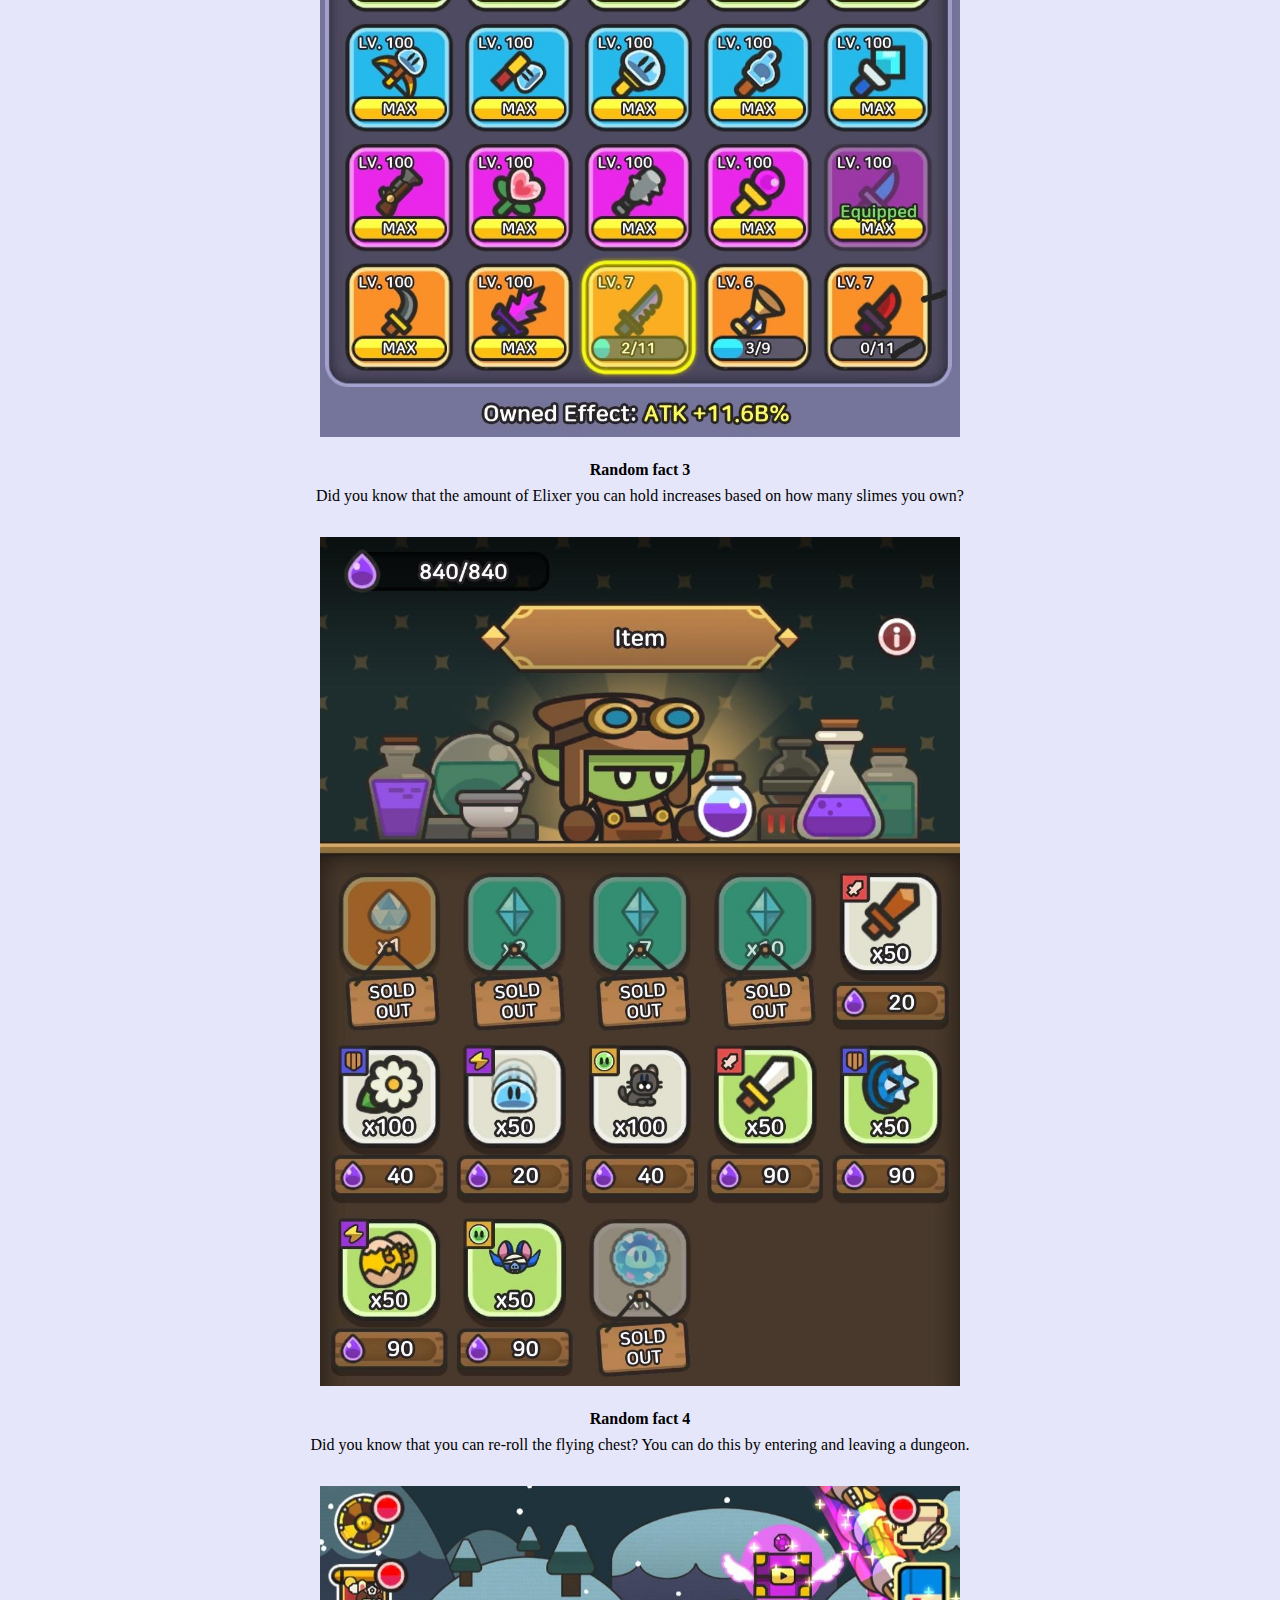
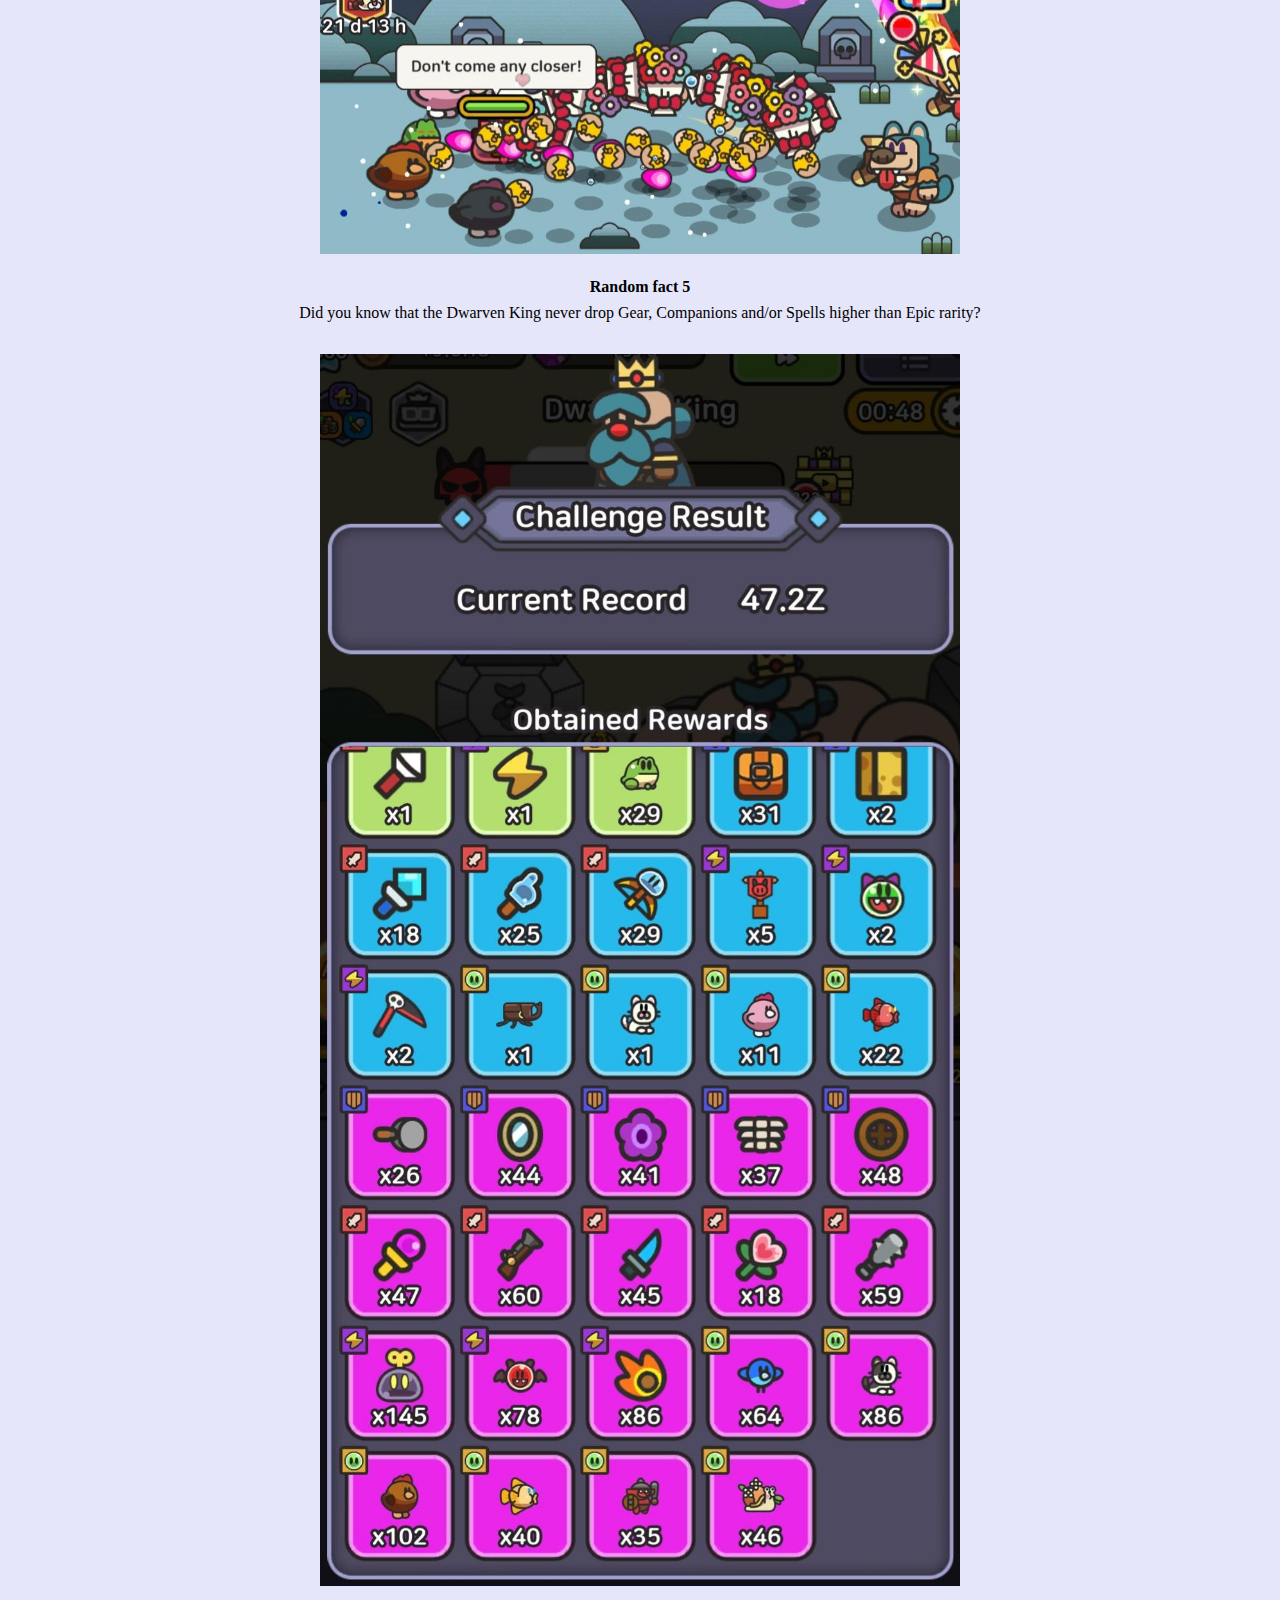
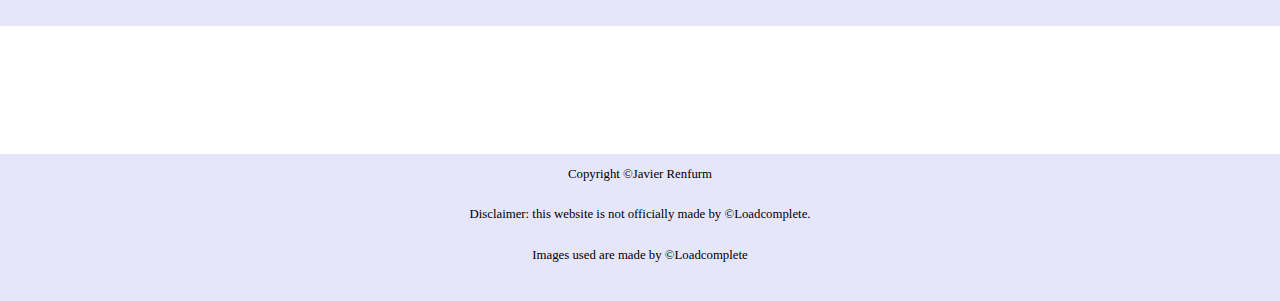
<file: eindopdracht-javier/trivia.html>
<!DOCTYPE html>
<html lang="en">
<head>
    <meta charset="UTF-8">
    <meta name="viewport" content="width=device-width, initial-scale=1.0">
    <link rel="stylesheet" href="style.css">
    <title>Trivia</title>
</head>

<body>

    <!-- header -->
    <header>

        <!-- navigatie -->
        <nav>
            <ul>
                <li>
                    <a href="index.html">Home</a>
                    <a href="trivia.html">Trivia</a>
                    <a href="build.html">Best Build</a>
                    <a href="tierlist.html">Tierlist</a>
                </li>
            </ul>
        </nav>
    </header>
    
    <!-- main -->
    <main>
        <img src="img/bg3.jpg" alt="">
            <h1>Trivia</h1>
            <p>This page features random trivia about Legend of Slime: Idle RPG that could be helpful (or not).</p>

        <section>
            <h2>Random fact 1</h2>
            <p>Did you know that Advanced Attack is a multiplier to your Attack stat?</p>
                <img src="img/adv.atk.png" alt="">
        </section>

        <section>
            <h2>Random fact 2</h2>
            <p>Did you know that lower rarity Companions, Skills, Gear, Earrings and Talismen could be better than higher rarity ones if the level is high enough?</p>
                <img src="img/gear.png" alt="">
        </section>

        <section>
            <h2>Random fact 3</h2>
            <p>Did you know that the amount of Elixer you can hold increases based on how many slimes you own?</p>
                <img src="img/elixer.png" alt="">
         </section>

        <section>
            <h2>Random fact 4</h2>
            <p>Did you know that you can re-roll the flying chest? You can do this by entering and leaving a dungeon.</p>
                <img src="img/floating.chest.png" alt="">
        </section>

        <section>
            <h2>Random fact 5</h2>
            <p>Did you know that the Dwarven King never drop Gear, Companions and/or Spells higher than Epic rarity?</p>
                <img src="img/dwarven.king.png" alt="">
        </section>
    </main>

    <!-- footer -->
    <footer>
        <p>Copyright ©Javier Renfurm</p>
        <p>Disclaimer: this website is not officially made by ©Loadcomplete.</p>
        <p>Images used are made by ©Loadcomplete</p>
    </footer>

</body>
</html>
</file>
<file: style.css>
/* CSS Reset */
* {
    padding: 0;
    margin: 0;
    box-sizing: border-box;
    font-family: 'Segoe UI';
}

/* Navigation Styling */
nav {
    background: darkblue;
    width: 100%;
}

nav ul {
    display: flex;
    list-style: none;
    align-items: center;
}

/* Text Styling */
p {
    color: #000000;
    font-size: 1em; 
    margin-bottom: 2em;
    margin-left: 5em;
    margin-right: 5em;
    text-align: center;
}

h1 {
    font-size: 2em; 
    margin-bottom: 0.5em;
    margin-left: 5em;
    margin-right: 5em;
    text-align: center;
}

h2 {
    margin-bottom: 0.5em;
    margin-left: 5em;
    margin-right: 5em;
    font-size: 1em;
    text-align: center; 
}

pre {
    text-align: center;
}

/* Body Styling */
main {
    padding-bottom: 1em;
    font-size: 1em;
    background-color: lavender;
}

footer {
    padding: 1em;
    font-size: 0.8em;
    margin-top: 10em;
    background-color: lavender;
}


section {
    display: flex;
    flex-direction: column;
}

section img {
    display: flex;
    align-self: center;
    width: 35em;
    margin-bottom: 1.5em;
    border-radius: 1em;
}

img {
    width: 100%;
}

/* Button Styling */
a {
    color: #f2f2f2;
    text-align: center;
    padding: 1em;
    text-decoration: none;
    font-size: 1.8em;
    transition: all 350ms ease;
  }

a:hover {
    background: lightcyan;
    color: darkblue;
    padding: 1.5em;
  }
</file>
<file: eindopdracht-javier/style.css>
/* CSS Reset */
* {
    padding: 0;
    margin: 0;
    box-sizing: border-box;
    font-family: 'Segoe UI';
}

/* Navigation Styling */
nav {
    background: darkblue;
    width: 100%;
}

nav ul {
    display: flex;
    list-style: none;
    align-items: center;
}

/* Text Styling */
p {
    color: #000000;
    font-size: 1em; 
    margin-bottom: 2em;
    margin-left: 5em;
    margin-right: 5em;
    text-align: center;
}

h1 {
    font-size: 2em; 
    margin-bottom: 0.5em;
    margin-left: 5em;
    margin-right: 5em;
    text-align: center;
}

h2 {
    margin-bottom: 0.4em;
    margin-bottom: 0.5em;
    margin-left: 5em;
    margin-right: 5em;
    font-size: 1em;
    text-align: center; 
}

pre {
    text-align: center;
}

/* Body Styling */
main {
    padding-bottom: 1em;
    font-size: 1em;
    background-color: lavender;
}

footer {
    padding: 1em;
    font-size: 0.8em;
    margin-top: 10em;
    background-color: lavender;
}


section {
    display: flex;
    flex-direction: column;
}

section img {
    display: flex;
    align-self: center;
    width: 40em;
    margin-bottom: 1.5em;
}

img {
    width: 100%;
}

/* Button Styling */
a {
    color: #f2f2f2;
    text-align: center;
    padding: 1em;
    text-decoration: none;
    font-size: 1.8em;
    transition: all 350ms ease;
  }

a:hover {
    background: lightcyan;
    color: darkblue;
    padding: 1.5em;
  }
</file>
